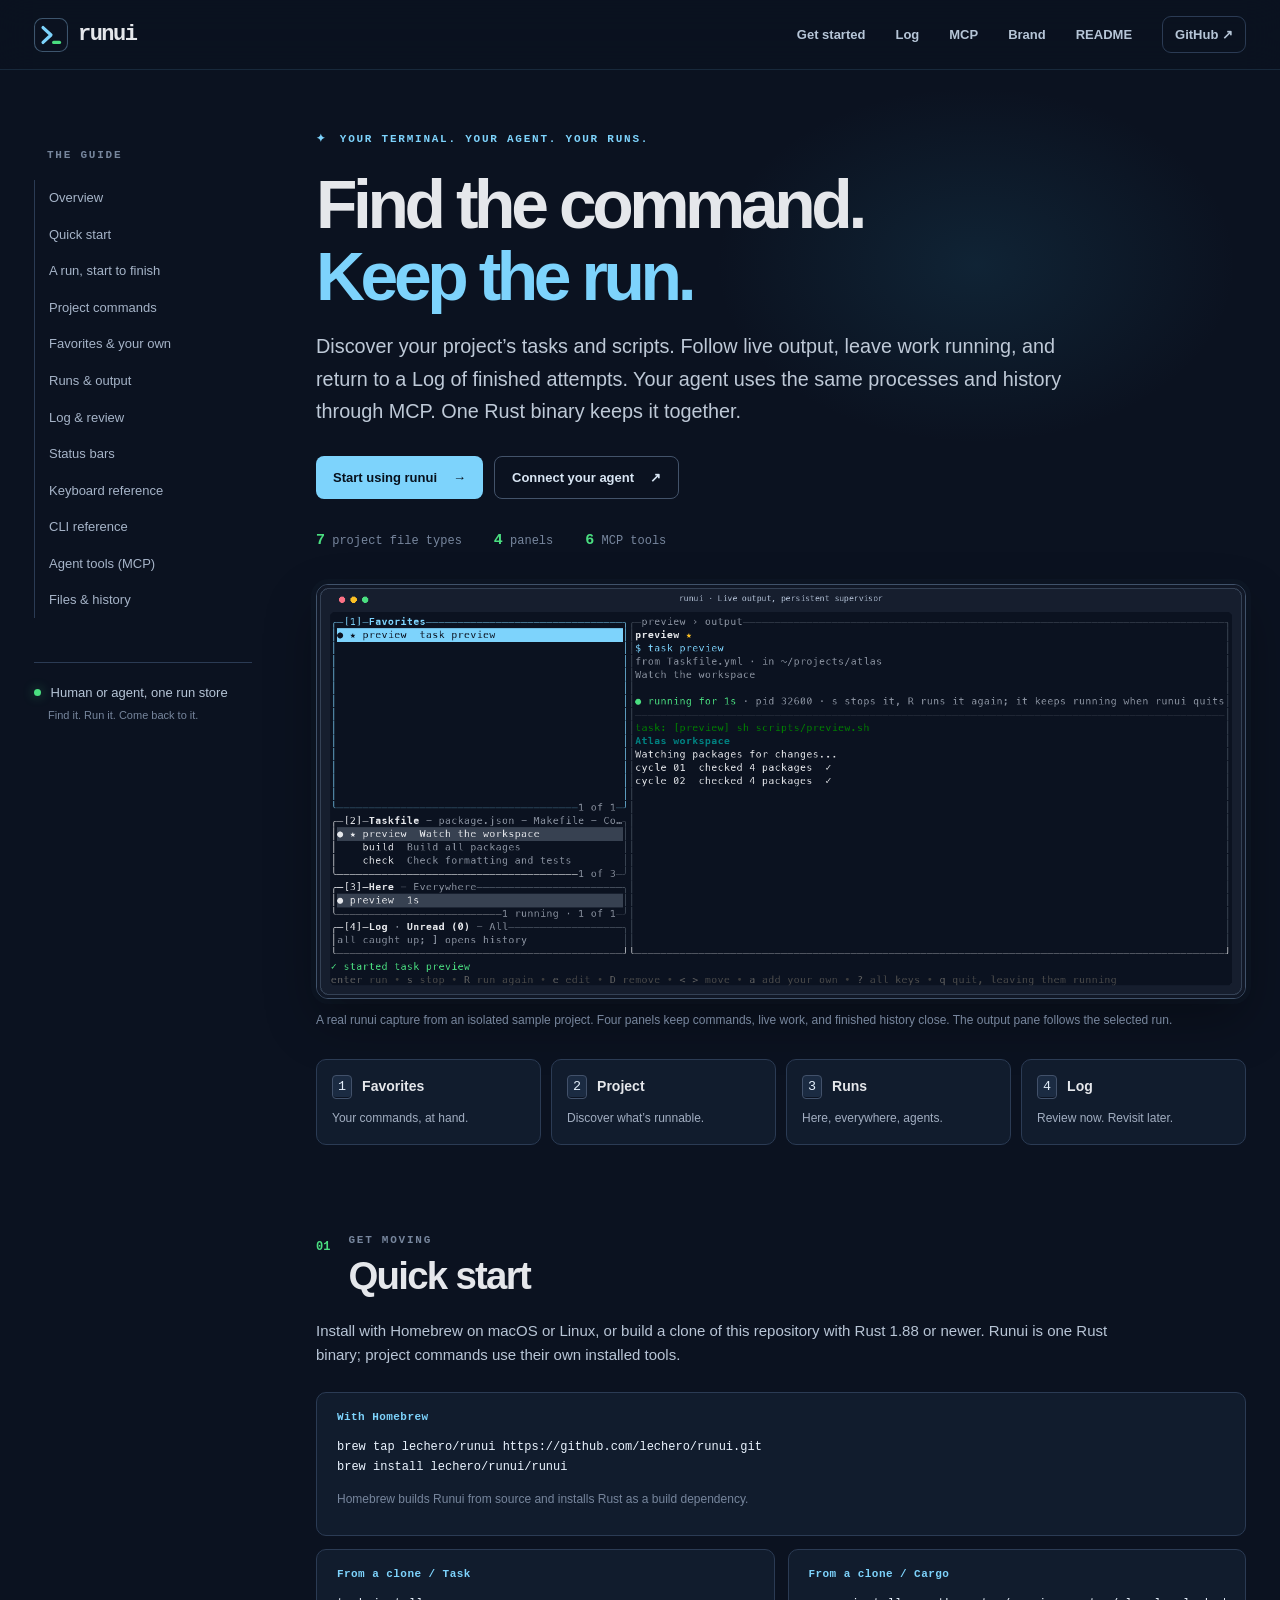
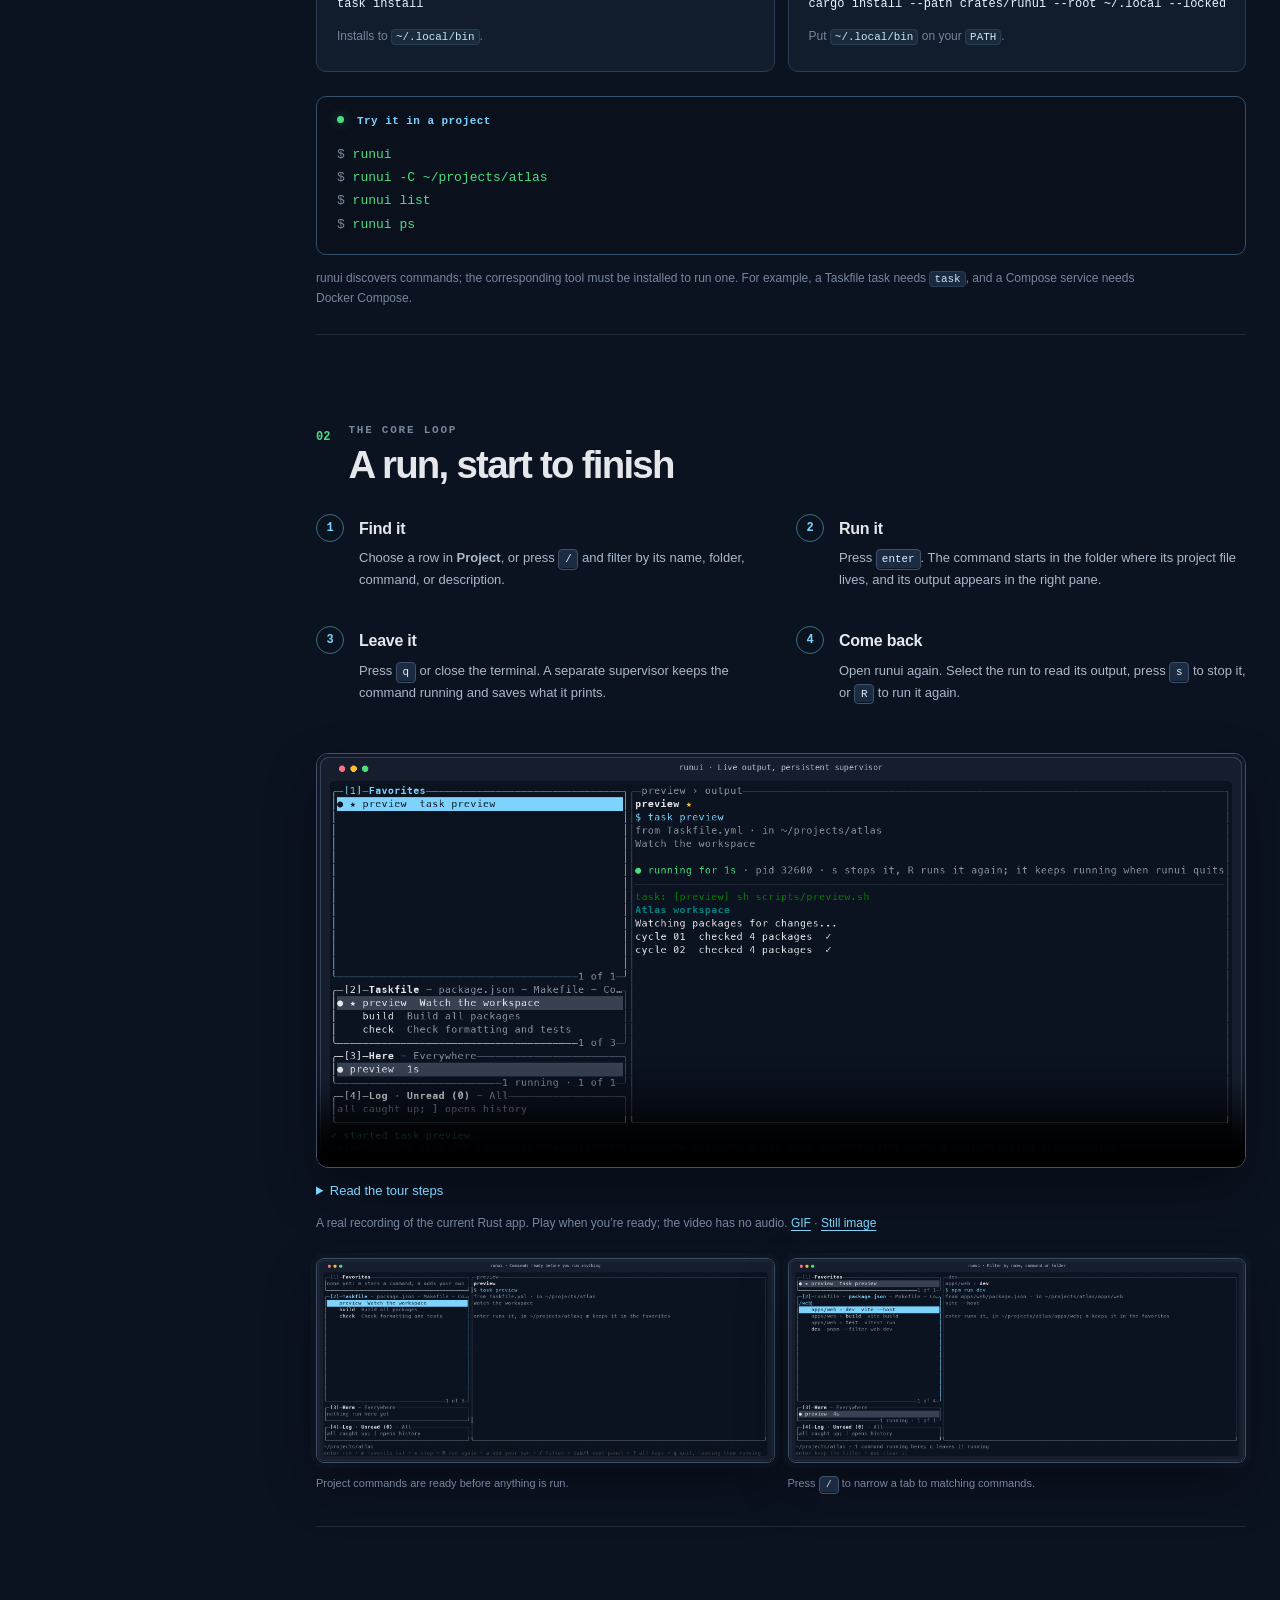
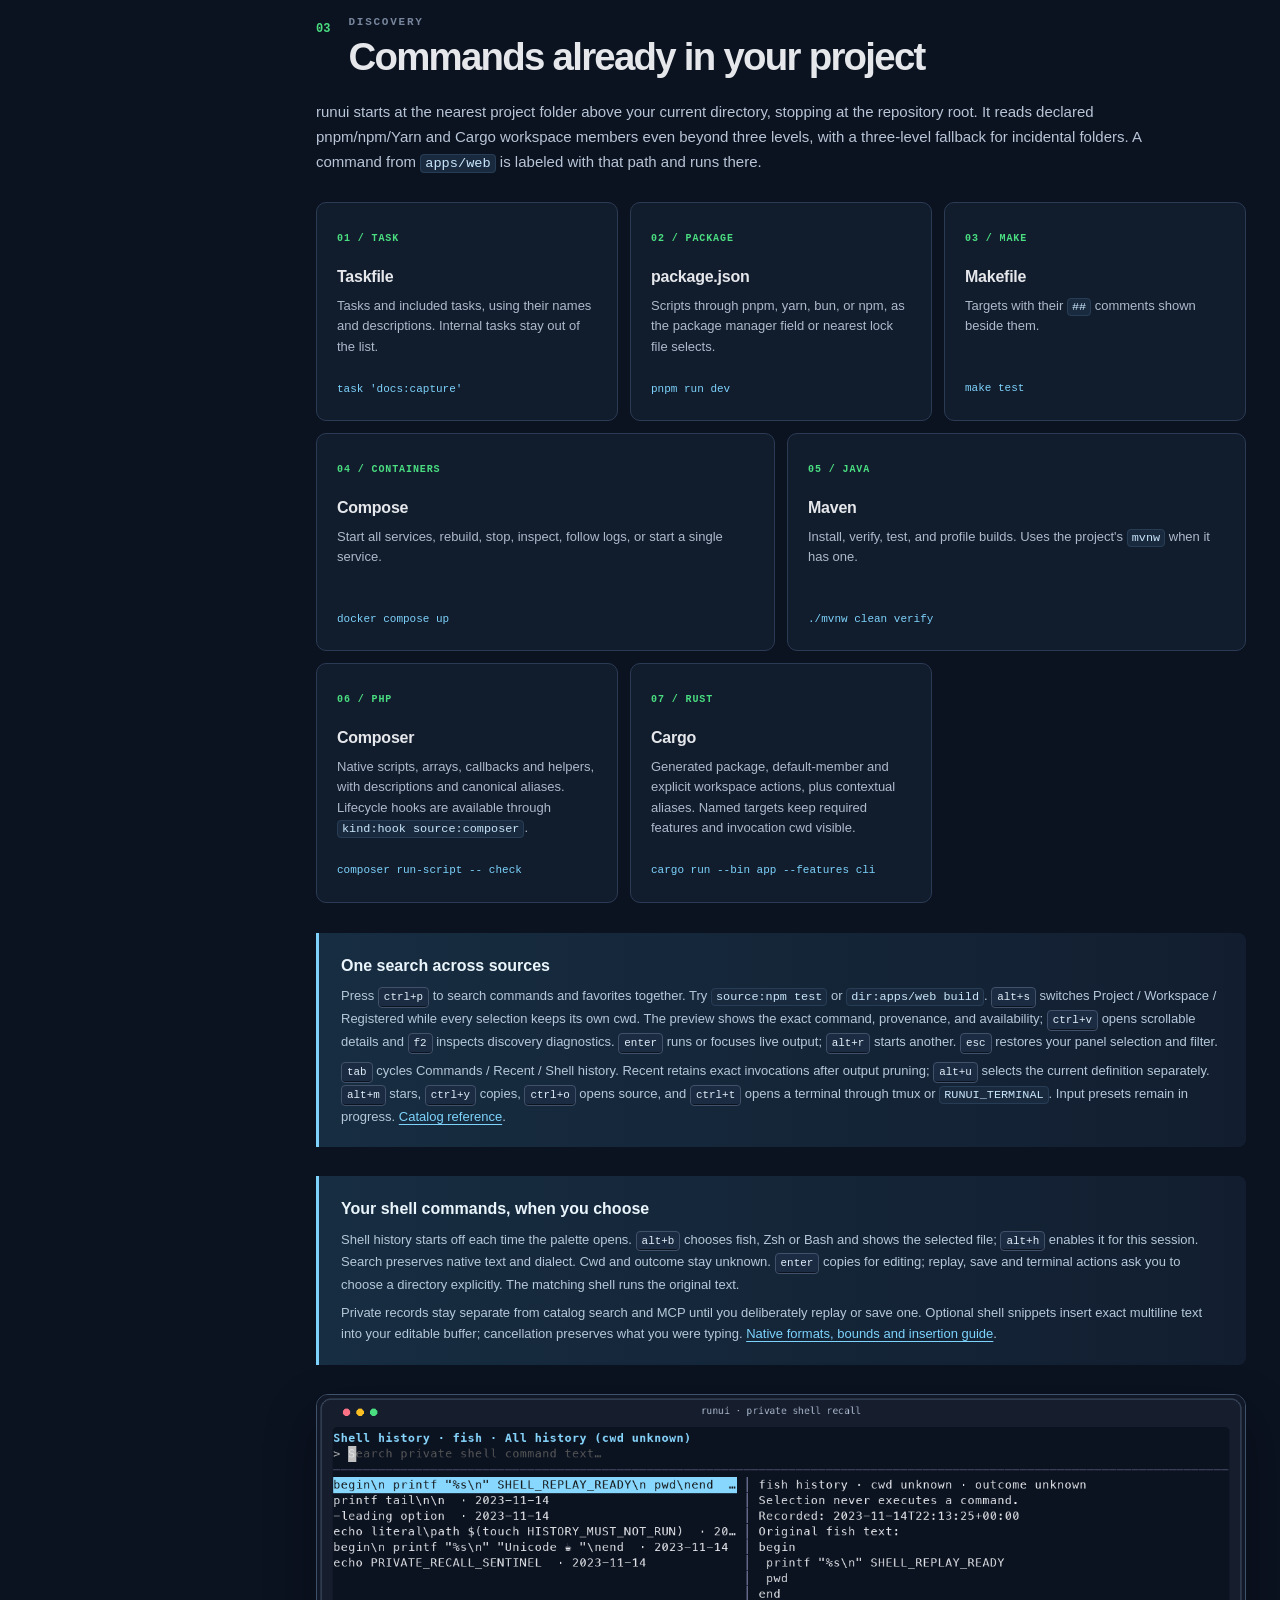
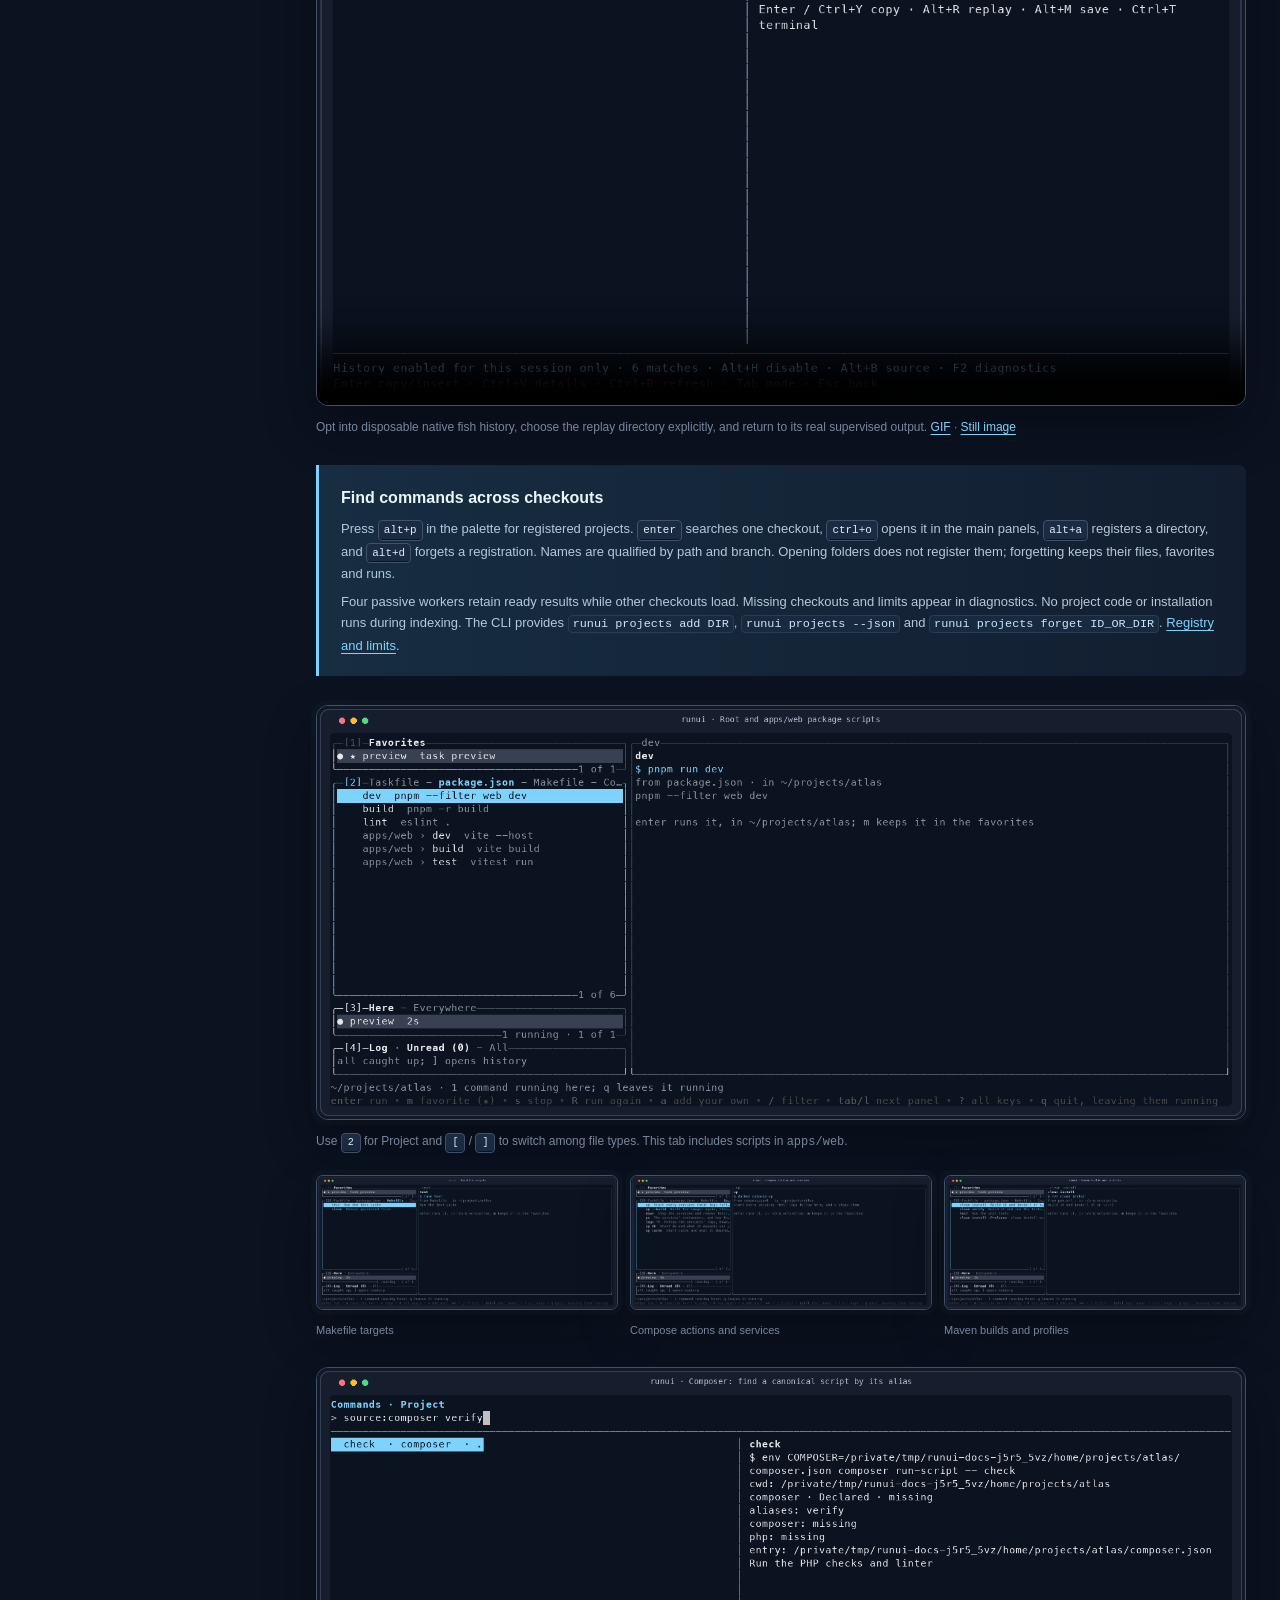
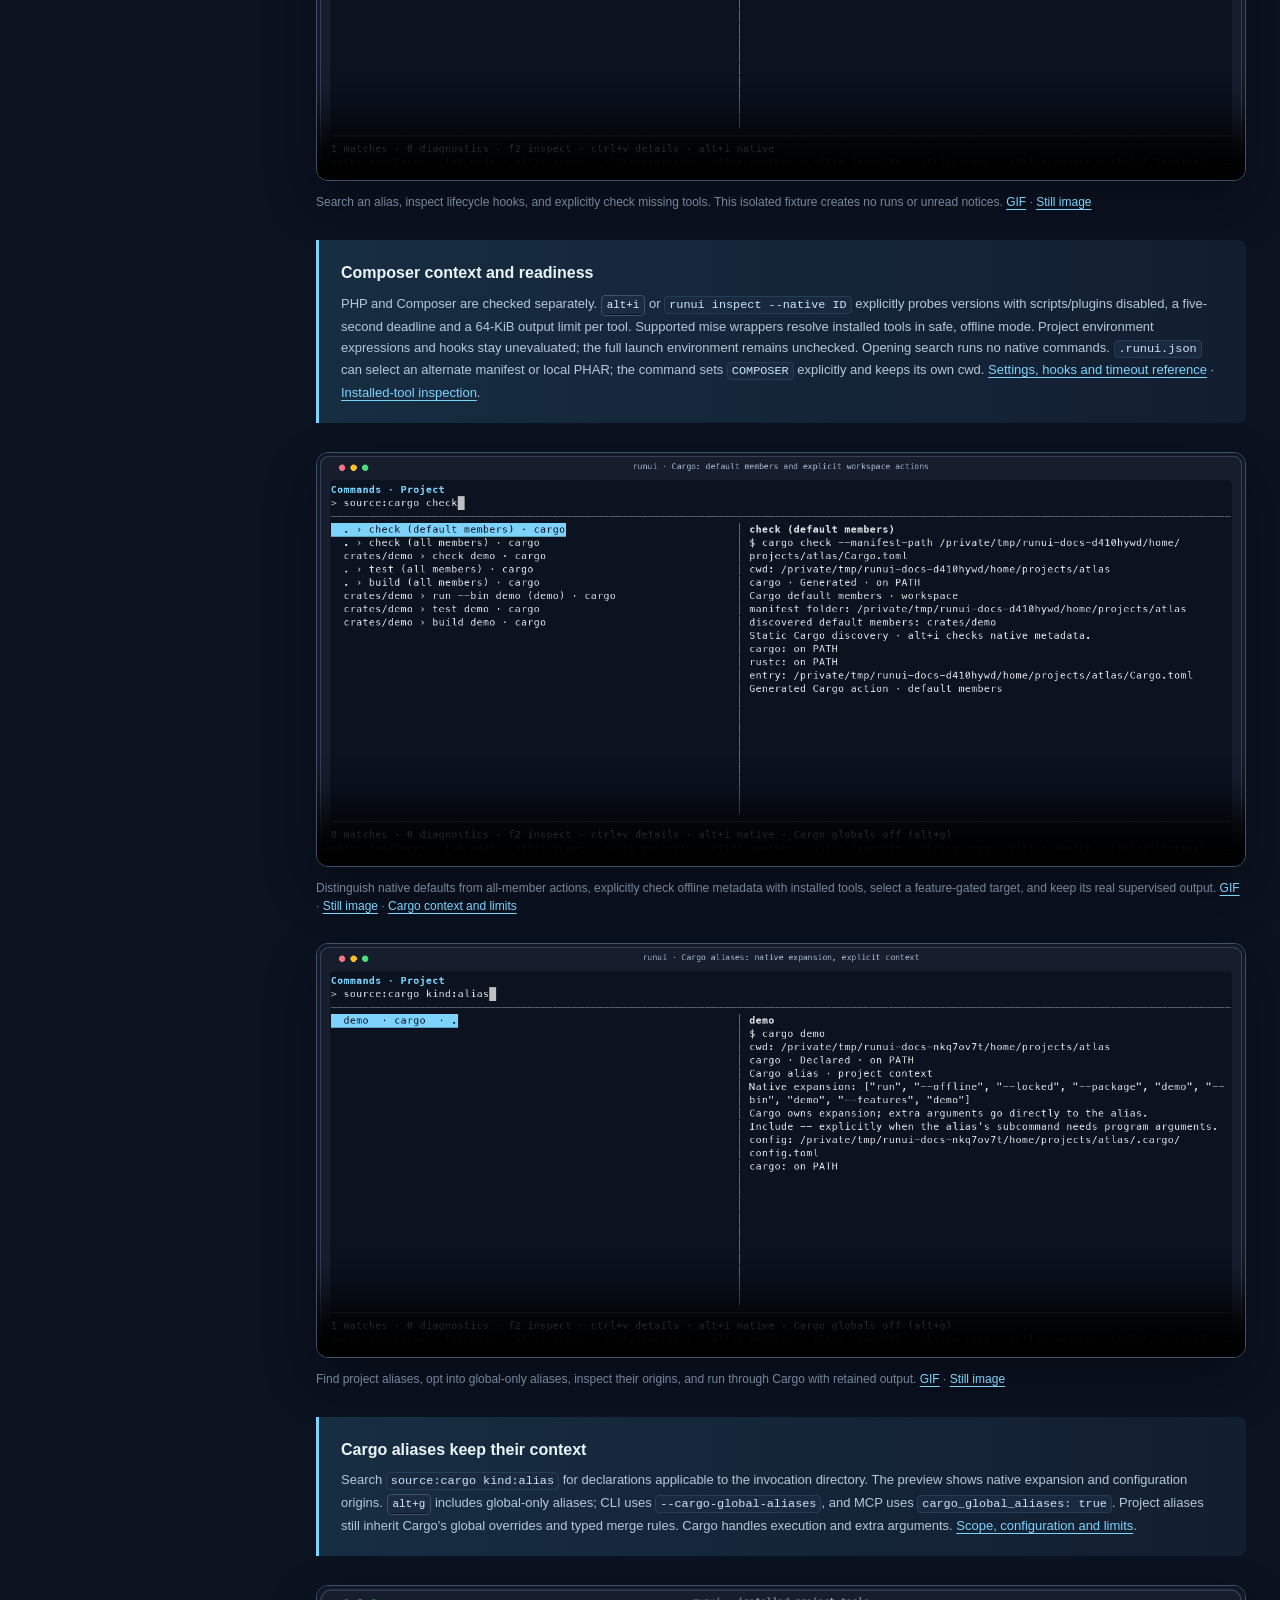
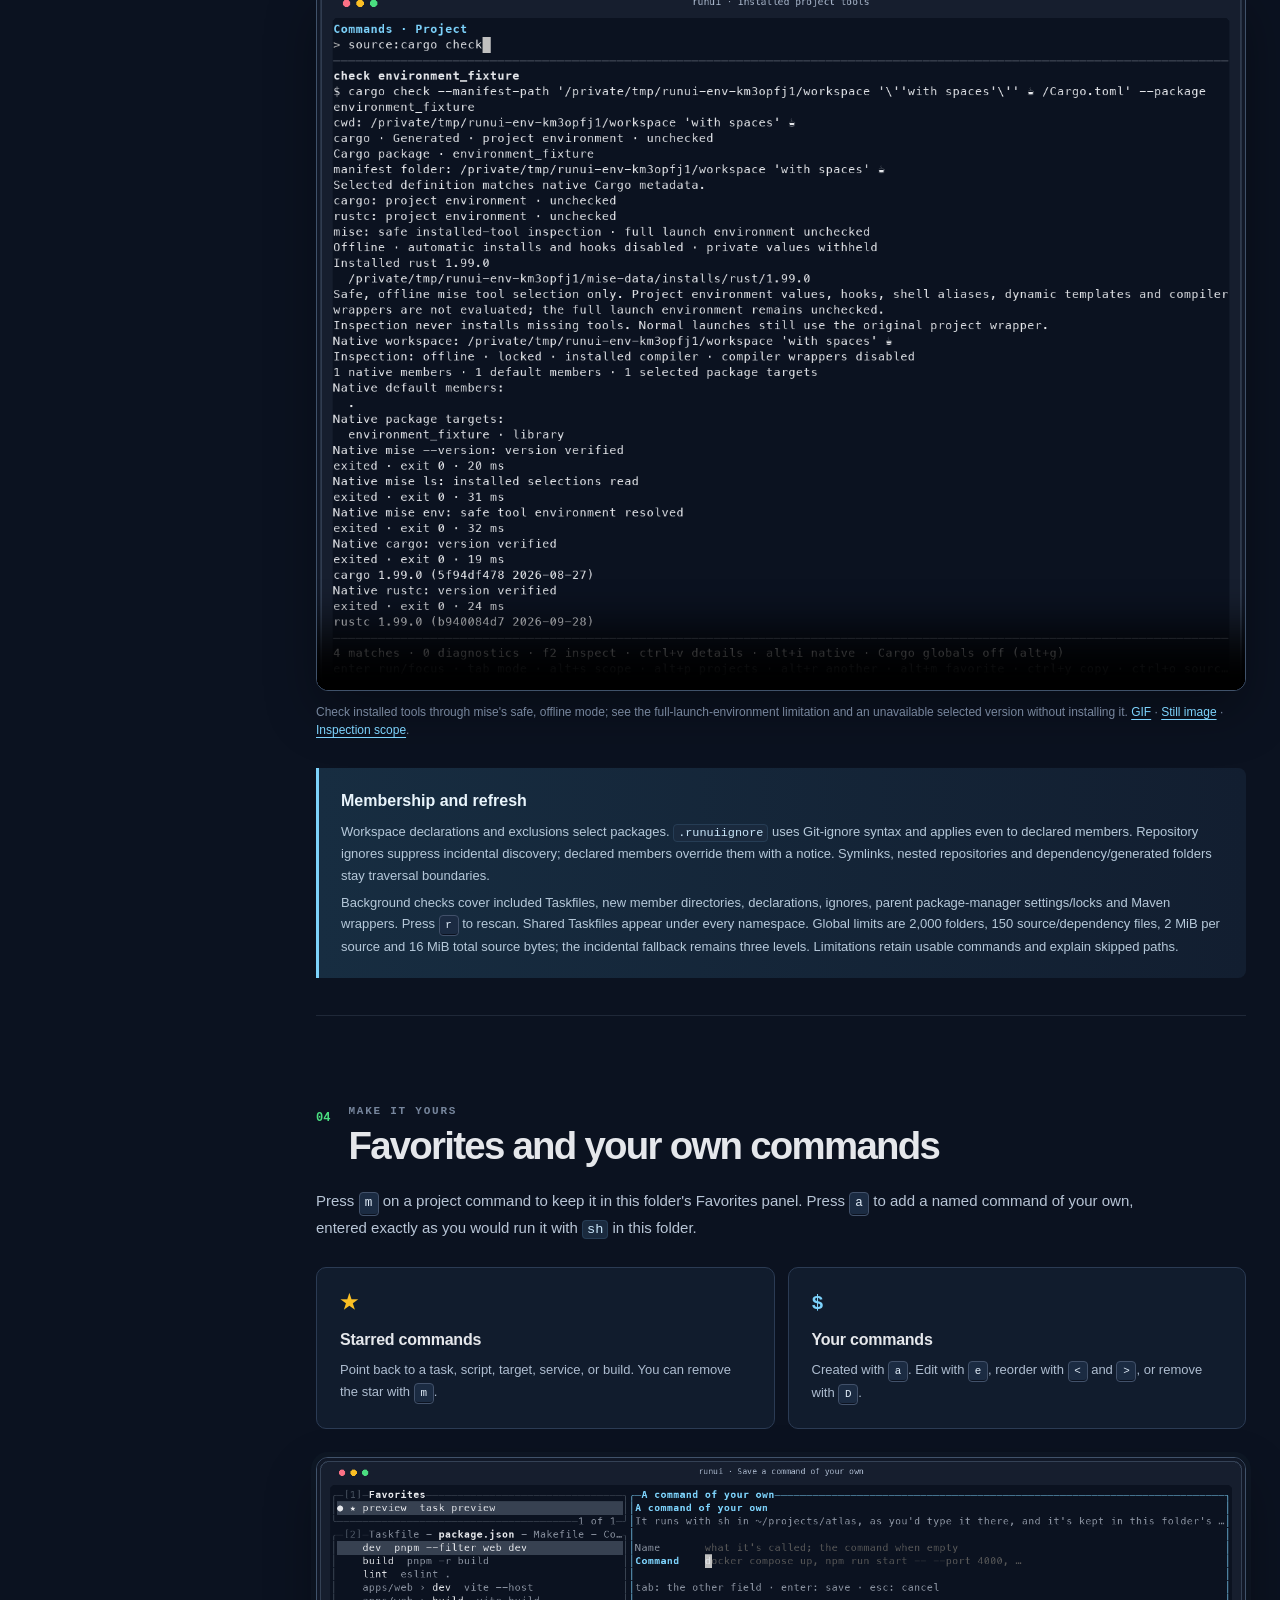
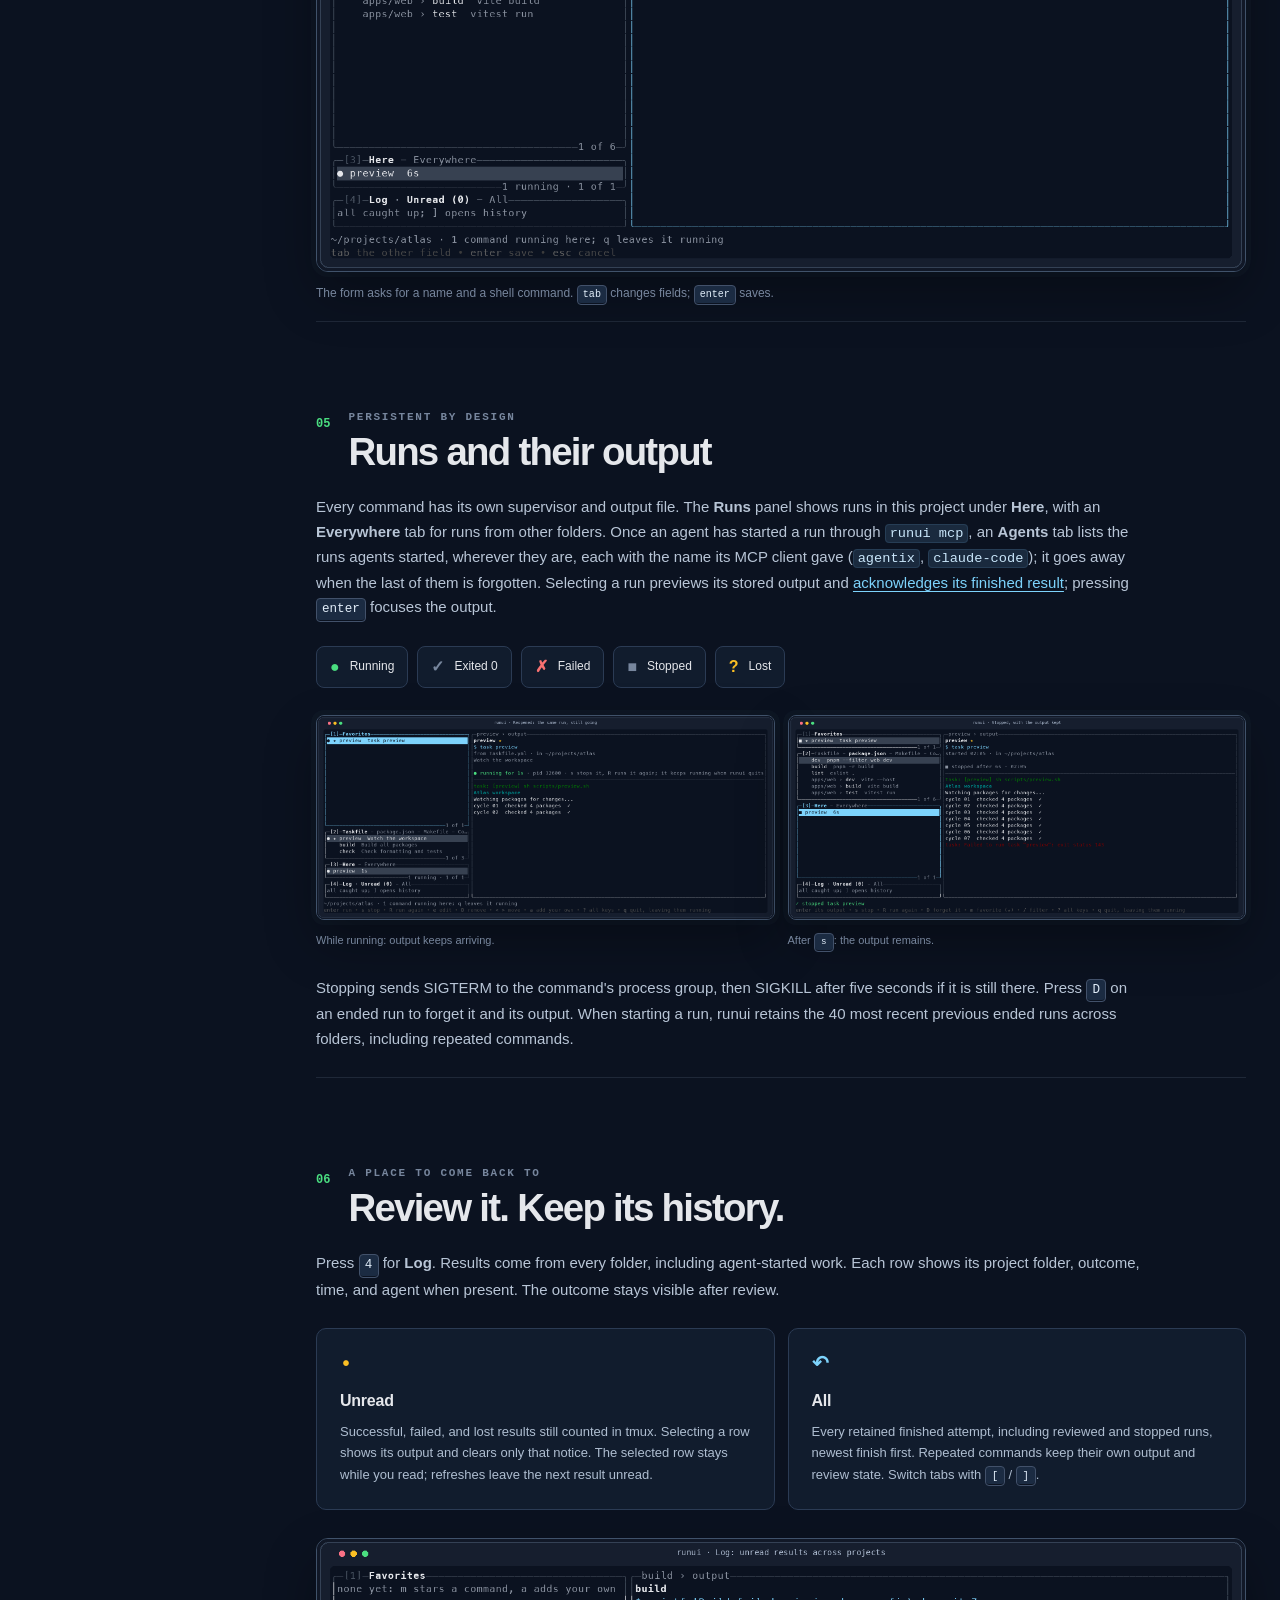
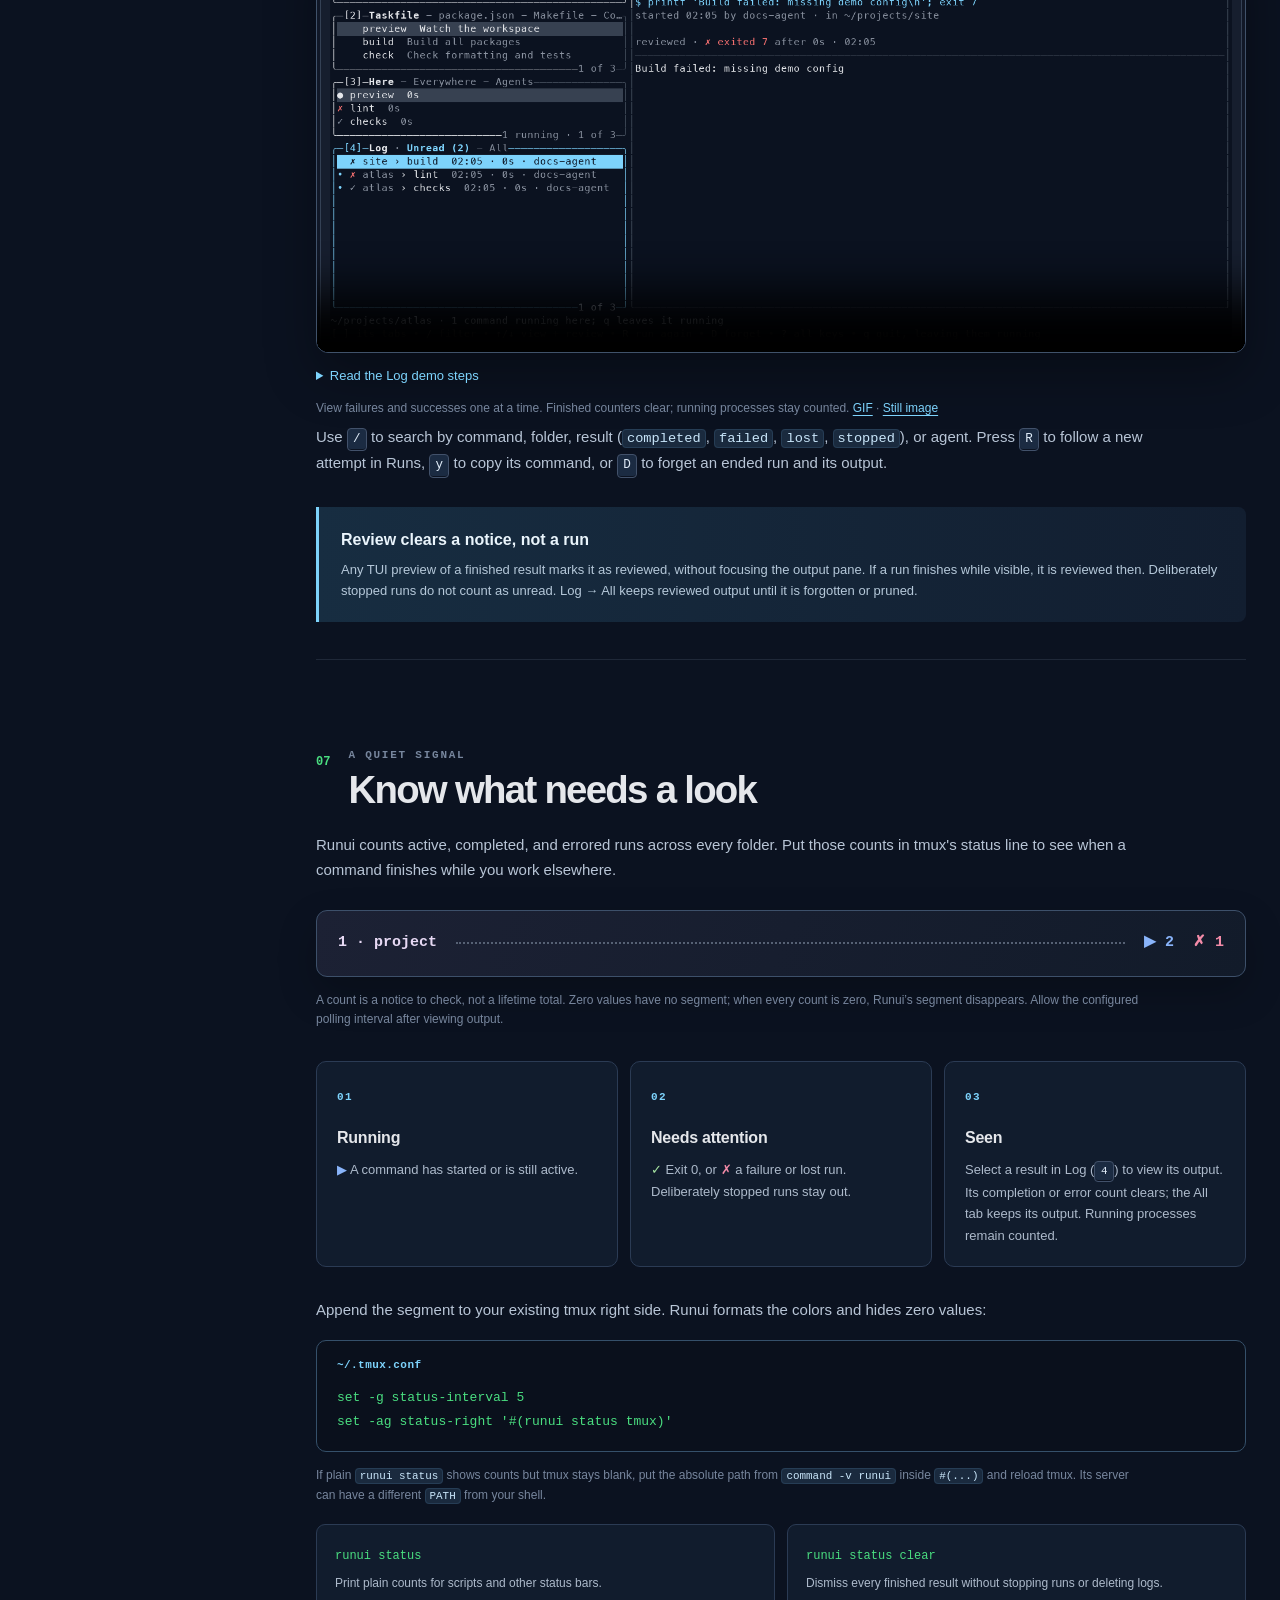
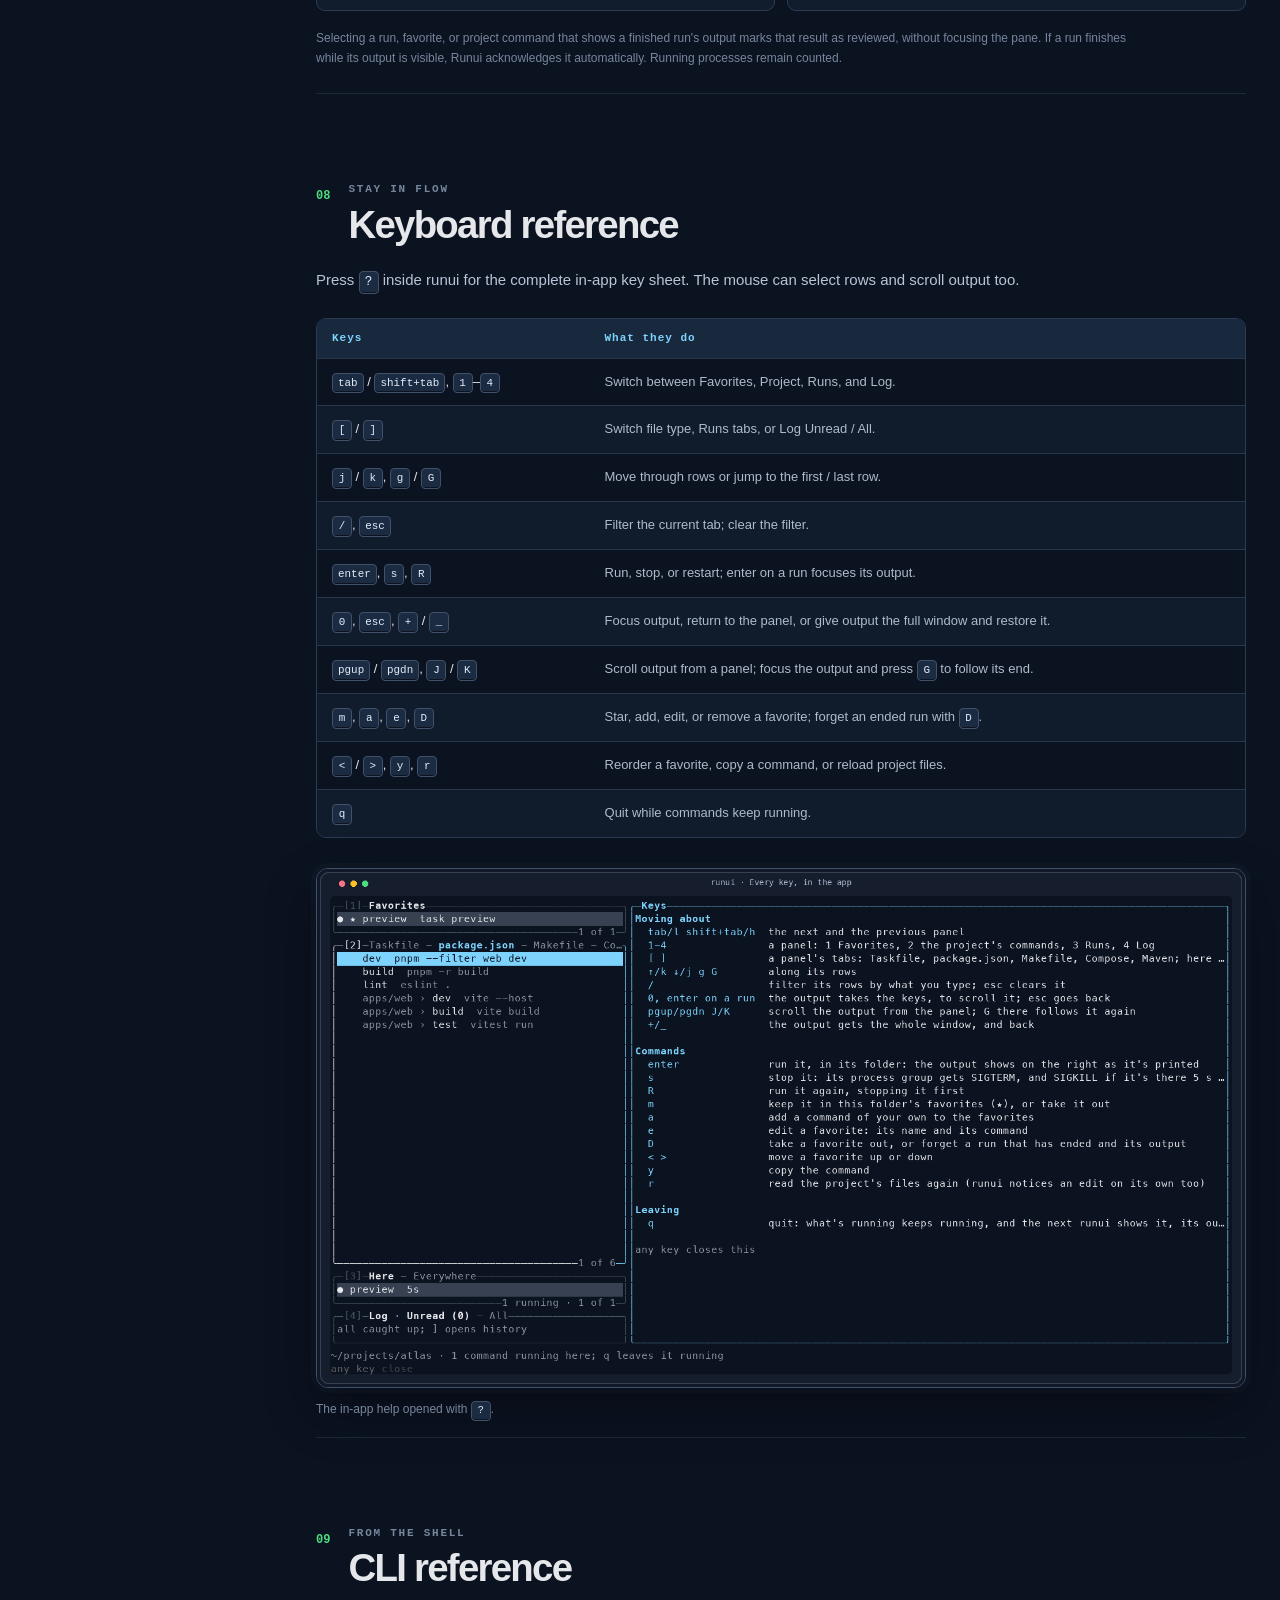
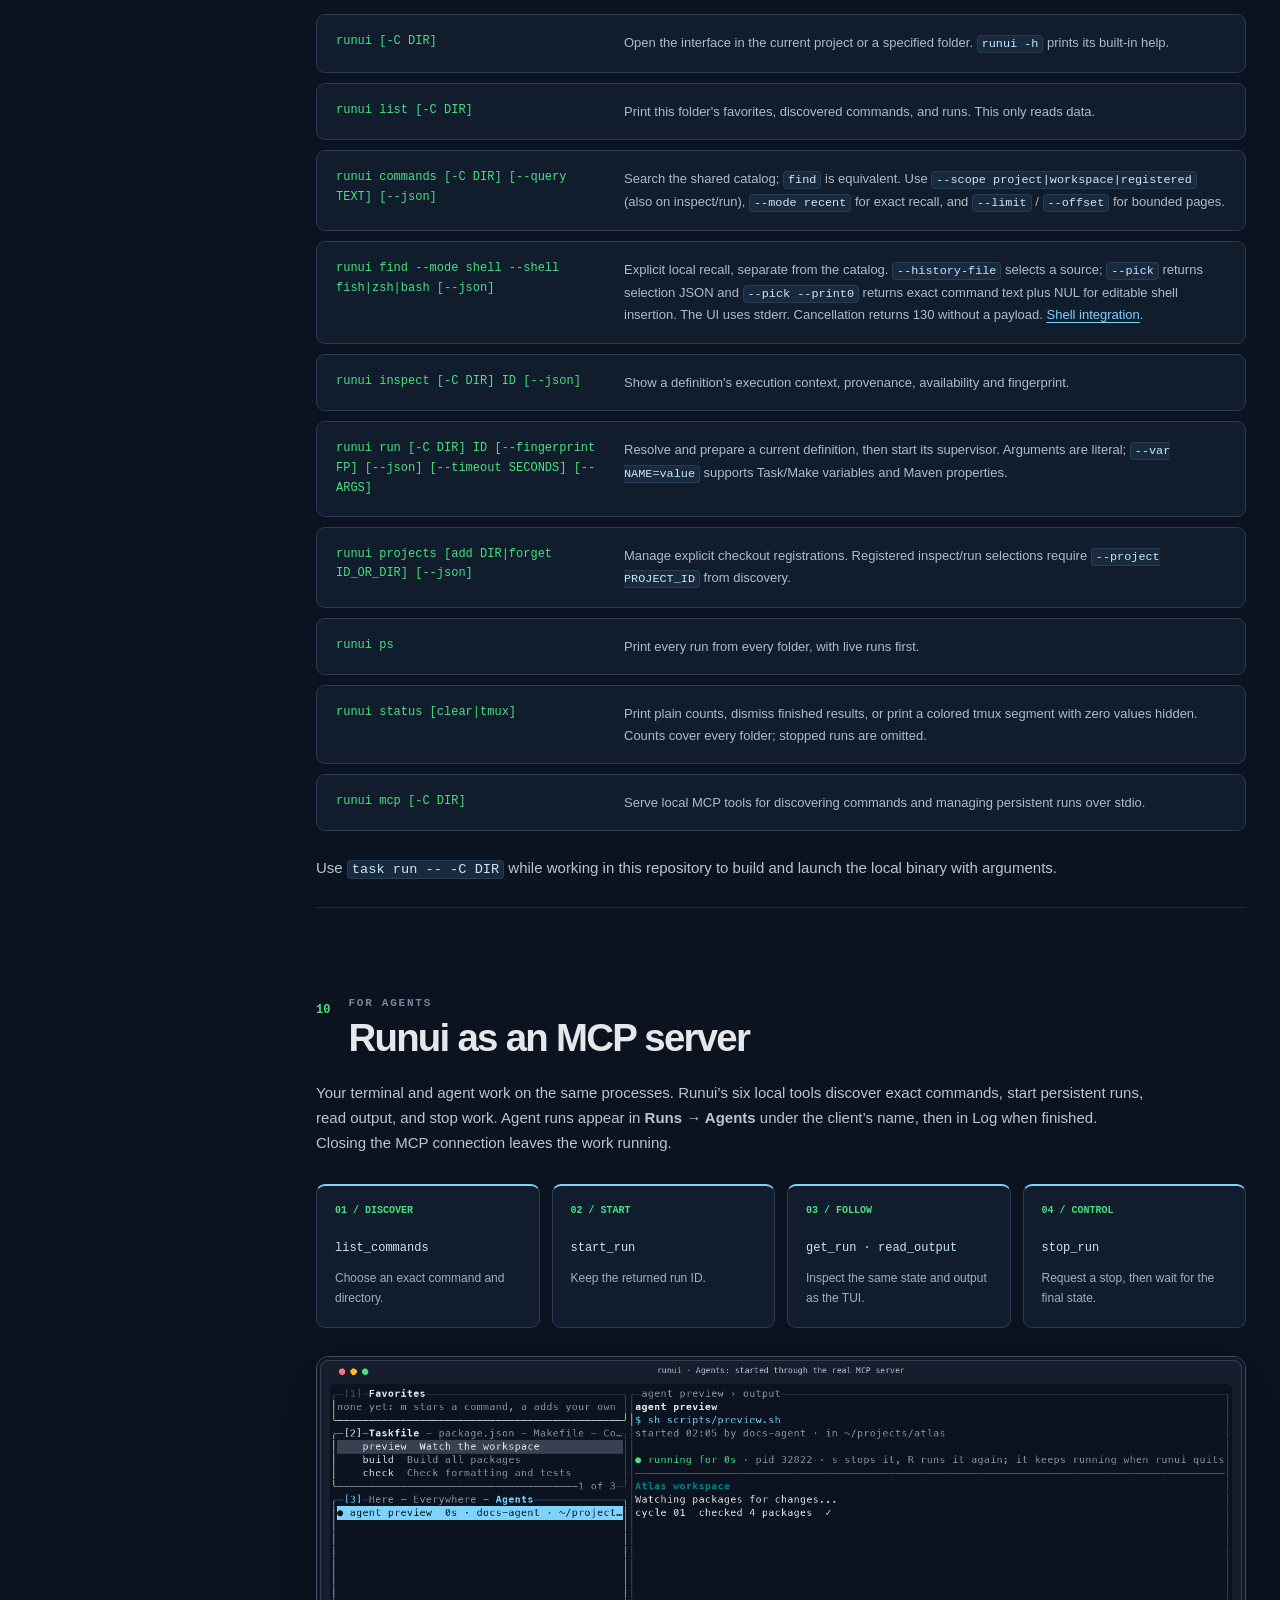
<file: docs/index.html>
<!doctype html>
<html lang="en">
<head>
  <meta charset="utf-8">
  <meta name="viewport" content="width=device-width, initial-scale=1">
  <meta name="theme-color" content="#0b1220">
  <meta name="description" content="Runui in Rust: discover project commands, keep persistent runs, review Log, quiet tmux counters, and share six MCP tools with your agent.">
  <title>runui — the illustrated guide</title>
  <link rel="icon" href="assets/runui-mark.svg" type="image/svg+xml">
  <link rel="alternate icon" href="assets/favicon.ico" sizes="any">
  <link rel="apple-touch-icon" href="assets/apple-touch-icon.png">
  <link rel="stylesheet" href="style.css">
</head>
<body>
  <a class="skip-link" href="#content">Skip to content</a>
  <header class="site-header">
    <div class="header-inner">
      <a class="wordmark" href="#top" aria-label="runui, back to top"><img src="assets/runui-mark.svg" width="34" height="34" alt=""><span>runui</span></a>
      <nav aria-label="Top navigation">
        <a class="nav-mobile-hide" href="#quickstart">Get started</a>
        <a href="#log">Log</a>
        <a href="#mcp">MCP</a>
        <a class="nav-secondary" href="brand.html">Brand</a>
        <a class="nav-secondary" href="../README.md">README</a>
        <a class="github-link" href="https://github.com/lechero/runui">GitHub <span aria-hidden="true">↗</span></a>
      </nav>
    </div>
  </header>

  <div class="layout" id="top">
    <aside class="sidebar" aria-label="Guide contents">
      <p class="sidebar-label">THE GUIDE</p>
      <nav>
        <a href="#overview">Overview</a>
        <a href="#quickstart">Quick start</a>
        <a href="#workflow">A run, start to finish</a>
        <a href="#sources">Project commands</a>
        <a href="#favorites">Favorites &amp; your own</a>
        <a href="#runs">Runs &amp; output</a>
        <a href="#log">Log &amp; review</a>
        <a href="#status-bars">Status bars</a>
        <a href="#keyboard">Keyboard reference</a>
        <a href="#cli">CLI reference</a>
        <a href="#mcp">Agent tools (MCP)</a>
        <a href="#files">Files &amp; history</a>
      </nav>
      <div class="sidebar-note"><span class="status-dot"></span> Human or agent, one run store<br><small>Find it. Run it. Come back to it.</small></div>
    </aside>

    <main id="content" tabindex="-1">
      <section class="hero" id="overview" aria-labelledby="hero-title">
        <div class="hero-copy">
          <p class="eyebrow"><span aria-hidden="true">✦</span> YOUR TERMINAL. YOUR AGENT. YOUR RUNS.</p>
          <h1 id="hero-title">Find the command.<br><em>Keep the run.</em></h1>
          <p class="hero-lede">Discover your project’s tasks and scripts. Follow live output, leave work running, and return to a Log of finished attempts. Your agent uses the same processes and history through MCP. One Rust binary keeps it together.</p>
          <div class="hero-actions">
            <a class="button button-primary" href="#quickstart">Start using runui <span aria-hidden="true">→</span></a>
            <a class="button button-secondary" href="#mcp">Connect your agent <span aria-hidden="true">↗</span></a>
          </div>
          <div class="hero-facts" aria-label="At a glance">
            <span><strong>7</strong> project file types</span>
            <span><strong>4</strong> panels</span>
            <span><strong>6</strong> MCP tools</span>
          </div>
        </div>
        <figure class="screen hero-screen">
          <a href="assets/running.png" aria-label="Open full-size screenshot of live run output"><img src="assets/running.png" width="1610" height="716" alt="Runui’s four panels: Favorites, Project, Runs, and Log, with live preview output" fetchpriority="high"></a>
          <figcaption>A real runui capture from an isolated sample project. Four panels keep commands, live work, and finished history close. The output pane follows the selected run.</figcaption>
        </figure>
        <nav class="panel-map" aria-label="Explore the four panels">
          <a href="#favorites"><kbd>1</kbd><strong>Favorites</strong><span>Your commands, at hand.</span></a>
          <a href="#sources"><kbd>2</kbd><strong>Project</strong><span>Discover what’s runnable.</span></a>
          <a href="#runs"><kbd>3</kbd><strong>Runs</strong><span>Here, everywhere, agents.</span></a>
          <a href="#log"><kbd>4</kbd><strong>Log</strong><span>Review now. Revisit later.</span></a>
        </nav>
      </section>

      <section class="content-section" id="quickstart" aria-labelledby="quickstart-title">
        <div class="section-head"><span class="section-number">01</span><div><p class="section-kicker">GET MOVING</p><h2 id="quickstart-title">Quick start</h2></div></div>
        <p>Install with Homebrew on macOS or Linux, or build a clone of this repository with Rust 1.88 or newer. Runui is one Rust binary; project commands use their own installed tools.</p>
        <div class="code-grid">
          <div class="code-card code-card-primary"><div class="code-label">With Homebrew</div><pre><code>brew tap lechero/runui https://github.com/lechero/runui.git
brew install lechero/runui/runui</code></pre><p>Homebrew builds Runui from source and installs Rust as a build dependency.</p></div>
          <div class="code-card"><div class="code-label">From a clone / Task</div><pre><code>task install</code></pre><p>Installs to <code>~/.local/bin</code>.</p></div>
          <div class="code-card"><div class="code-label">From a clone / Cargo</div><pre><code>cargo install --path crates/runui --root ~/.local --locked</code></pre><p>Put <code>~/.local/bin</code> on your <code>PATH</code>.</p></div>
        </div>
        <div class="terminal-example"><div class="terminal-label"><span class="status-dot"></span> Try it in a project</div><pre><code><span class="muted">$</span> runui
<span class="muted">$</span> runui -C ~/projects/atlas
<span class="muted">$</span> runui list
<span class="muted">$</span> runui ps</code></pre></div>
        <p class="fine-print">runui discovers commands; the corresponding tool must be installed to run one. For example, a Taskfile task needs <code>task</code>, and a Compose service needs Docker Compose.</p>
      </section>

      <section class="content-section" id="workflow" aria-labelledby="workflow-title">
        <div class="section-head"><span class="section-number">02</span><div><p class="section-kicker">THE CORE LOOP</p><h2 id="workflow-title">A run, start to finish</h2></div></div>
        <div class="steps">
          <div class="step"><span>1</span><div><h3>Find it</h3><p>Choose a row in <strong>Project</strong>, or press <kbd>/</kbd> and filter by its name, folder, command, or description.</p></div></div>
          <div class="step"><span>2</span><div><h3>Run it</h3><p>Press <kbd>enter</kbd>. The command starts in the folder where its project file lives, and its output appears in the right pane.</p></div></div>
          <div class="step"><span>3</span><div><h3>Leave it</h3><p>Press <kbd>q</kbd> or close the terminal. A separate supervisor keeps the command running and saves what it prints.</p></div></div>
          <div class="step"><span>4</span><div><h3>Come back</h3><p>Open runui again. Select the run to read its output, press <kbd>s</kbd> to stop it, or <kbd>R</kbd> to run it again.</p></div></div>
        </div>
        <figure class="screen demo">
          <video controls playsinline preload="none" poster="assets/running.png" width="1610" height="716" aria-label="Everyday Runui tour" aria-describedby="tour-caption"><source src="assets/tour.mp4" type="video/mp4"><p><a href="assets/tour.gif">Watch the GIF tour</a>.</p></video>
          <details class="demo-notes"><summary>Read the tour steps</summary><ol><li>Discover a Taskfile command and star it in Favorites.</li><li>Start it and follow live output.</li><li>Quit and reopen: the same process and its output remain.</li><li>Browse source tabs and filter nested package scripts.</li><li>Stop the process, then revisit its output in Log → All.</li></ol></details>
          <figcaption id="tour-caption">A real recording of the current Rust app. Play when you’re ready; the video has no audio. <a href="assets/tour.gif">GIF</a> · <a href="assets/running.png">Still image</a></figcaption>
        </figure>
        <div class="two-screens snapshot-pair"><figure class="screen"><a href="assets/project.png" aria-label="Open full-size screenshot of the Project panel"><img src="assets/project.png" width="1610" height="716" alt="The Project panel listing Taskfile tasks in the sample project" loading="lazy"></a><figcaption>Project commands are ready before anything is run.</figcaption></figure><figure class="screen"><a href="assets/filter.png" aria-label="Open full-size screenshot of filtered commands"><img src="assets/filter.png" width="1610" height="716" alt="The package scripts filtered to matches for web, including apps/web commands" loading="lazy"></a><figcaption>Press <kbd>/</kbd> to narrow a tab to matching commands.</figcaption></figure></div>
      </section>

      <section class="content-section" id="sources" aria-labelledby="sources-title">
        <div class="section-head"><span class="section-number">03</span><div><p class="section-kicker">DISCOVERY</p><h2 id="sources-title">Commands already in your project</h2></div></div>
        <p>runui starts at the nearest project folder above your current directory, stopping at the repository root. It reads declared pnpm/npm/Yarn and Cargo workspace members even beyond three levels, with a three-level fallback for incidental folders. A command from <code>apps/web</code> is labeled with that path and runs there.</p>
        <div class="source-grid">
          <article class="source-card"><span class="source-tag">01 / TASK</span><h3>Taskfile</h3><p>Tasks and included tasks, using their names and descriptions. Internal tasks stay out of the list.</p><code>task 'docs:capture'</code></article>
          <article class="source-card"><span class="source-tag">02 / PACKAGE</span><h3>package.json</h3><p>Scripts through pnpm, yarn, bun, or npm, as the package manager field or nearest lock file selects.</p><code>pnpm run dev</code></article>
          <article class="source-card"><span class="source-tag">03 / MAKE</span><h3>Makefile</h3><p>Targets with their <code>##</code> comments shown beside them.</p><code>make test</code></article>
          <article class="source-card"><span class="source-tag">04 / CONTAINERS</span><h3>Compose</h3><p>Start all services, rebuild, stop, inspect, follow logs, or start a single service.</p><code>docker compose up</code></article>
          <article class="source-card"><span class="source-tag">05 / JAVA</span><h3>Maven</h3><p>Install, verify, test, and profile builds. Uses the project's <code>mvnw</code> when it has one.</p><code>./mvnw clean verify</code></article>
          <article class="source-card"><span class="source-tag">06 / PHP</span><h3>Composer</h3><p>Native scripts, arrays, callbacks and helpers, with descriptions and canonical aliases. Lifecycle hooks are available through <code>kind:hook source:composer</code>.</p><code>composer run-script -- check</code></article>
          <article class="source-card"><span class="source-tag">07 / RUST</span><h3>Cargo</h3><p>Generated package, default-member and explicit workspace actions, plus contextual aliases. Named targets keep required features and invocation cwd visible.</p><code>cargo run --bin app --features cli</code></article>
        </div>
        <div class="callout"><strong>One search across sources</strong><p>Press <kbd>ctrl+p</kbd> to search commands and favorites together. Try <code>source:npm test</code> or <code>dir:apps/web build</code>. <kbd>alt+s</kbd> switches Project / Workspace / Registered while every selection keeps its own cwd. The preview shows the exact command, provenance, and availability; <kbd>ctrl+v</kbd> opens scrollable details and <kbd>f2</kbd> inspects discovery diagnostics. <kbd>enter</kbd> runs or focuses live output; <kbd>alt+r</kbd> starts another. <kbd>esc</kbd> restores your panel selection and filter.</p><p><kbd>tab</kbd> cycles Commands / Recent / Shell history. Recent retains exact invocations after output pruning; <kbd>alt+u</kbd> selects the current definition separately. <kbd>alt+m</kbd> stars, <kbd>ctrl+y</kbd> copies, <kbd>ctrl+o</kbd> opens source, and <kbd>ctrl+t</kbd> opens a terminal through tmux or <code>RUNUI_TERMINAL</code>. Input presets remain in progress. <a href="command-catalog.md">Catalog reference</a>.</p></div>
        <div class="callout" id="shell-recall"><strong>Your shell commands, when you choose</strong><p>Shell history starts off each time the palette opens. <kbd>alt+b</kbd> chooses fish, Zsh or Bash and shows the selected file; <kbd>alt+h</kbd> enables it for this session. Search preserves native text and dialect. Cwd and outcome stay unknown. <kbd>enter</kbd> copies for editing; replay, save and terminal actions ask you to choose a directory explicitly. The matching shell runs the original text.</p><p>Private records stay separate from catalog search and MCP until you deliberately replay or save one. Optional shell snippets insert exact multiline text into your editable buffer; cancellation preserves what you were typing. <a href="shell-recall.md">Native formats, bounds and insertion guide</a>.</p></div>
        <figure class="screen demo">
          <video controls playsinline preload="none" poster="assets/shell-recall.png" width="1368" height="900" aria-label="Private shell recall and explicit replay tour" aria-describedby="shell-recall-caption"><source src="assets/shell-recall-tour.mp4" type="video/mp4"><p><a href="assets/shell-recall-tour.gif">Watch the shell recall GIF</a>.</p></video>
          <figcaption id="shell-recall-caption">Opt into disposable native fish history, choose the replay directory explicitly, and return to its real supervised output. <a href="assets/shell-recall-tour.gif">GIF</a> · <a href="assets/shell-recall.png">Still image</a></figcaption>
        </figure>
        <div class="callout"><strong>Find commands across checkouts</strong><p>Press <kbd>alt+p</kbd> in the palette for registered projects. <kbd>enter</kbd> searches one checkout, <kbd>ctrl+o</kbd> opens it in the main panels, <kbd>alt+a</kbd> registers a directory, and <kbd>alt+d</kbd> forgets a registration. Names are qualified by path and branch. Opening folders does not register them; forgetting keeps their files, favorites and runs.</p><p>Four passive workers retain ready results while other checkouts load. Missing checkouts and limits appear in diagnostics. No project code or installation runs during indexing. The CLI provides <code>runui projects add DIR</code>, <code>runui projects --json</code> and <code>runui projects forget ID_OR_DIR</code>. <a href="command-catalog.md#registered-projects">Registry and limits</a>.</p></div>
        <figure class="screen"><a href="assets/scripts.png" aria-label="Open full-size screenshot of package scripts"><img src="assets/scripts.png" width="1610" height="716" alt="Project panel on the package.json tab, showing root scripts and scripts from apps/web" loading="lazy"></a><figcaption>Use <kbd>2</kbd> for Project and <kbd>[</kbd> / <kbd>]</kbd> to switch among file types. This tab includes scripts in <code>apps/web</code>.</figcaption></figure>
        <div class="source-shots"><figure class="screen"><a href="assets/makefile.png" aria-label="Open full-size Makefile screenshot"><img src="assets/makefile.png" width="1610" height="716" alt="Project panel listing Make targets and their comments" loading="lazy"></a><figcaption>Makefile targets</figcaption></figure><figure class="screen"><a href="assets/compose.png" aria-label="Open full-size Compose screenshot"><img src="assets/compose.png" width="1610" height="716" alt="Project panel listing Compose actions and services" loading="lazy"></a><figcaption>Compose actions and services</figcaption></figure><figure class="screen"><a href="assets/maven.png" aria-label="Open full-size Maven screenshot"><img src="assets/maven.png" width="1610" height="716" alt="Project panel listing Maven goals and a profile build" loading="lazy"></a><figcaption>Maven builds and profiles</figcaption></figure></div>
        <figure class="screen demo">
          <video controls playsinline preload="none" poster="assets/composer.png" width="1610" height="716" aria-label="Composer discovery and readiness tour" aria-describedby="composer-caption"><source src="assets/composer-tour.mp4" type="video/mp4"><p><a href="assets/composer-tour.gif">Watch the Composer GIF</a>.</p></video>
          <figcaption id="composer-caption">Search an alias, inspect lifecycle hooks, and explicitly check missing tools. This isolated fixture creates no runs or unread notices. <a href="assets/composer-tour.gif">GIF</a> · <a href="assets/composer.png">Still image</a></figcaption>
        </figure>
        <div class="callout"><strong>Composer context and readiness</strong><p>PHP and Composer are checked separately. <kbd>alt+i</kbd> or <code>runui inspect --native ID</code> explicitly probes versions with scripts/plugins disabled, a five-second deadline and a 64-KiB output limit per tool. Supported mise wrappers resolve installed tools in safe, offline mode. Project environment expressions and hooks stay unevaluated; the full launch environment remains unchecked. Opening search runs no native commands. <code>.runui.json</code> can select an alternate manifest or local PHAR; the command sets <code>COMPOSER</code> explicitly and keeps its own cwd. <a href="command-catalog.md#composer">Settings, hooks and timeout reference</a> · <a href="command-catalog.md#project-environments">Installed-tool inspection</a>.</p></div>
        <figure class="screen demo">
          <video controls playsinline preload="none" poster="assets/cargo.png" width="1610" height="716" aria-label="Cargo workspace and feature-gated binary tour" aria-describedby="cargo-caption"><source src="assets/cargo-tour.mp4" type="video/mp4"><p><a href="assets/cargo-tour.gif">Watch the Cargo GIF</a>.</p></video>
          <figcaption id="cargo-caption">Distinguish native defaults from all-member actions, explicitly check offline metadata with installed tools, select a feature-gated target, and keep its real supervised output. <a href="assets/cargo-tour.gif">GIF</a> · <a href="assets/cargo.png">Still image</a> · <a href="command-catalog.md#cargo">Cargo context and limits</a></figcaption>
        </figure>
        <figure class="screen demo">
          <video controls playsinline preload="none" poster="assets/cargo-aliases.png" width="1610" height="716" aria-label="Cargo aliases and explicit global context tour" aria-describedby="cargo-aliases-caption"><source src="assets/cargo-aliases-tour.mp4" type="video/mp4"><p><a href="assets/cargo-aliases-tour.gif">Watch the Cargo alias GIF</a>.</p></video>
          <figcaption id="cargo-aliases-caption">Find project aliases, opt into global-only aliases, inspect their origins, and run through Cargo with retained output. <a href="assets/cargo-aliases-tour.gif">GIF</a> · <a href="assets/cargo-aliases.png">Still image</a></figcaption>
        </figure>
        <div class="callout"><strong>Cargo aliases keep their context</strong><p>Search <code>source:cargo kind:alias</code> for declarations applicable to the invocation directory. The preview shows native expansion and configuration origins. <kbd>alt+g</kbd> includes global-only aliases; CLI uses <code>--cargo-global-aliases</code>, and MCP uses <code>cargo_global_aliases: true</code>. Project aliases still inherit Cargo's global overrides and typed merge rules. Cargo handles execution and extra arguments. <a href="command-catalog.md#cargo-aliases">Scope, configuration and limits</a>.</p></div>
        <figure class="screen demo">
          <video controls playsinline preload="none" poster="assets/environment.png" width="1368" height="1038" aria-label="Safe installed-tool inspection through mise" aria-describedby="environment-caption"><source src="assets/environment-tour.mp4" type="video/mp4"><a href="assets/environment-tour.gif">View the installed-tool inspection GIF</a>.</video>
          <figcaption id="environment-caption">Check installed tools through mise's safe, offline mode; see the full-launch-environment limitation and an unavailable selected version without installing it. <a href="assets/environment-tour.gif">GIF</a> · <a href="assets/environment.png">Still image</a> · <a href="command-catalog.md#project-environments">Inspection scope</a>.</figcaption>
        </figure>
        <div class="callout"><strong>Membership and refresh</strong><p>Workspace declarations and exclusions select packages. <code>.runuiignore</code> uses Git-ignore syntax and applies even to declared members. Repository ignores suppress incidental discovery; declared members override them with a notice. Symlinks, nested repositories and dependency/generated folders stay traversal boundaries.</p><p>Background checks cover included Taskfiles, new member directories, declarations, ignores, parent package-manager settings/locks and Maven wrappers. Press <kbd>r</kbd> to rescan. Shared Taskfiles appear under every namespace. Global limits are 2,000 folders, 150 source/dependency files, 2 MiB per source and 16 MiB total source bytes; the incidental fallback remains three levels. Limitations retain usable commands and explain skipped paths.</p></div>
      </section>

      <section class="content-section" id="favorites" aria-labelledby="favorites-title">
        <div class="section-head"><span class="section-number">04</span><div><p class="section-kicker">MAKE IT YOURS</p><h2 id="favorites-title">Favorites and your own commands</h2></div></div>
        <p>Press <kbd>m</kbd> on a project command to keep it in this folder's Favorites panel. Press <kbd>a</kbd> to add a named command of your own, entered exactly as you would run it with <code>sh</code> in this folder.</p>
        <div class="split-note"><div><span class="mark star">★</span><h3>Starred commands</h3><p>Point back to a task, script, target, service, or build. You can remove the star with <kbd>m</kbd>.</p></div><div><span class="mark dollar">$</span><h3>Your commands</h3><p>Created with <kbd>a</kbd>. Edit with <kbd>e</kbd>, reorder with <kbd>&lt;</kbd> and <kbd>&gt;</kbd>, or remove with <kbd>D</kbd>.</p></div></div>
        <figure class="screen"><a href="assets/add-command.png" aria-label="Open full-size screenshot of the add command form"><img src="assets/add-command.png" width="1610" height="716" alt="The Add a command of your own form with Name and Command fields" loading="lazy"></a><figcaption>The form asks for a name and a shell command. <kbd>tab</kbd> changes fields; <kbd>enter</kbd> saves.</figcaption></figure>
      </section>

      <section class="content-section" id="runs" aria-labelledby="runs-title">
        <div class="section-head"><span class="section-number">05</span><div><p class="section-kicker">PERSISTENT BY DESIGN</p><h2 id="runs-title">Runs and their output</h2></div></div>
        <p>Every command has its own supervisor and output file. The <strong>Runs</strong> panel shows runs in this project under <strong>Here</strong>, with an <strong>Everywhere</strong> tab for runs from other folders. Once an agent has started a run through <code>runui mcp</code>, an <strong>Agents</strong> tab lists the runs agents started, wherever they are, each with the name its MCP client gave (<code>agentix</code>, <code>claude-code</code>); it goes away when the last of them is forgotten. Selecting a run previews its stored output and <a href="#status-bars">acknowledges its finished result</a>; pressing <kbd>enter</kbd> focuses the output.</p>
        <div class="state-grid" aria-label="Run status symbols"><div><b class="good">●</b><span>Running</span></div><div><b class="muted">✓</b><span>Exited 0</span></div><div><b class="bad">✗</b><span>Failed</span></div><div><b class="muted">■</b><span>Stopped</span></div><div><b class="warn">?</b><span>Lost</span></div></div>
        <div class="two-screens"><figure class="screen"><a href="assets/runs.png" aria-label="Open full-size Runs screenshot"><img src="assets/runs.png" width="1610" height="716" alt="The Runs panel selected while the preview command is running" loading="lazy"></a><figcaption>While running: output keeps arriving.</figcaption></figure><figure class="screen"><a href="assets/stopped.png" aria-label="Open full-size stopped run screenshot"><img src="assets/stopped.png" width="1610" height="716" alt="The preview run after stop, with its previous output still available" loading="lazy"></a><figcaption>After <kbd>s</kbd>: the output remains.</figcaption></figure></div>
        <p>Stopping sends SIGTERM to the command's process group, then SIGKILL after five seconds if it is still there. Press <kbd>D</kbd> on an ended run to forget it and its output. When starting a run, runui retains the 40 most recent previous ended runs across folders, including repeated commands.</p>
      </section>

      <section class="content-section" id="log" aria-labelledby="log-title">
        <div class="section-head"><span class="section-number">06</span><div><p class="section-kicker">A PLACE TO COME BACK TO</p><h2 id="log-title">Review it. Keep its history.</h2></div></div>
        <p>Press <kbd>4</kbd> for <strong>Log</strong>. Results come from every folder, including agent-started work. Each row shows its project folder, outcome, time, and agent when present. The outcome stays visible after review.</p>
        <div class="split-note">
          <div><span class="mark star" aria-hidden="true">•</span><h3>Unread</h3><p>Successful, failed, and lost results still counted in tmux. Selecting a row shows its output and clears only that notice. The selected row stays while you read; refreshes leave the next result unread.</p></div>
          <div><span class="mark dollar" aria-hidden="true">↶</span><h3>All</h3><p>Every retained finished attempt, including reviewed and stopped runs, newest finish first. Repeated commands keep their own output and review state. Switch tabs with <kbd>[</kbd> / <kbd>]</kbd>.</p></div>
        </div>
        <figure class="screen demo">
          <video controls playsinline preload="none" poster="assets/log.png" width="1610" height="716" aria-label="Log review and history tour" aria-describedby="log-caption"><source src="assets/log-tour.mp4" type="video/mp4"><p><a href="assets/log-tour.gif">Watch the Log GIF</a>.</p></video>
          <details class="demo-notes"><summary>Read the Log demo steps</summary><ol><li>Start a preview, a successful check, and failures in two project folders.</li><li>Open Log: viewing the first failure clears only its notice.</li><li>Wait through refreshes: other results remain unread.</li><li>View the next failure and the successful check; their counts clear individually.</li><li>The live preview keeps its running count. Switch to All to revisit the reviewed output.</li></ol></details>
          <figcaption id="log-caption">View failures and successes one at a time. Finished counters clear; running processes stay counted. <a href="assets/log-tour.gif">GIF</a> · <a href="assets/log.png">Still image</a></figcaption>
        </figure>
        <p>Use <kbd>/</kbd> to search by command, folder, result (<code>completed</code>, <code>failed</code>, <code>lost</code>, <code>stopped</code>), or agent. Press <kbd>R</kbd> to follow a new attempt in Runs, <kbd>y</kbd> to copy its command, or <kbd>D</kbd> to forget an ended run and its output.</p>
        <div class="callout"><strong>Review clears a notice, not a run</strong><p>Any TUI preview of a finished result marks it as reviewed, without focusing the output pane. If a run finishes while visible, it is reviewed then. Deliberately stopped runs do not count as unread. Log → All keeps reviewed output until it is forgotten or pruned.</p></div>
      </section>

      <section class="content-section" id="status-bars" aria-labelledby="status-bars-title">
        <div class="section-head"><span class="section-number">07</span><div><p class="section-kicker">A QUIET SIGNAL</p><h2 id="status-bars-title">Know what needs a look</h2></div></div>
        <p>Runui counts active, completed, and errored runs across every folder. Put those counts in tmux's status line to see when a command finishes while you work elsewhere.</p>
        <div class="status-preview" role="img" aria-label="Example tmux status line showing two running commands in blue and one error in red; the zero completed count is hidden">
          <span class="status-preview-window">1 · project</span>
          <span class="status-preview-spacer" aria-hidden="true"></span>
          <span class="status-preview-running" aria-hidden="true">▶ 2</span>
          <span class="status-preview-errored" aria-hidden="true">✗ 1</span>
        </div>
        <p class="fine-print">A count is a notice to check, not a lifetime total. Zero values have no segment; when every count is zero, Runui’s segment disappears. Allow the configured polling interval after viewing output.</p>
        <div class="status-steps">
          <div><span class="status-step-number">01</span><h3>Running</h3><p><span class="status-preview-running">▶</span> A command has started or is still active.</p></div>
          <div><span class="status-step-number">02</span><h3>Needs attention</h3><p><span class="status-preview-completed">✓</span> Exit 0, or <span class="status-preview-errored">✗</span> a failure or lost run. Deliberately stopped runs stay out.</p></div>
          <div><span class="status-step-number">03</span><h3>Seen</h3><p>Select a result in Log (<kbd>4</kbd>) to view its output. Its completion or error count clears; the All tab keeps its output. Running processes remain counted.</p></div>
        </div>
        <p>Append the segment to your existing tmux right side. Runui formats the colors and hides zero values:</p>
        <div class="terminal-example"><div class="terminal-label">~/.tmux.conf</div><pre><code>set -g status-interval 5
set -ag status-right '#(runui status tmux)'</code></pre></div>
        <p class="fine-print">If plain <code>runui status</code> shows counts but tmux stays blank, put the absolute path from <code>command -v runui</code> inside <code>#(...)</code> and reload tmux. Its server can have a different <code>PATH</code> from your shell.</p>
        <div class="status-command-grid"><div><code>runui status</code><p>Print plain counts for scripts and other status bars.</p></div><div><code>runui status clear</code><p>Dismiss every finished result without stopping runs or deleting logs.</p></div></div>
        <p class="fine-print">Selecting a run, favorite, or project command that shows a finished run's output marks that result as reviewed, without focusing the pane. If a run finishes while its output is visible, Runui acknowledges it automatically. Running processes remain counted.</p>
      </section>

      <section class="content-section" id="keyboard" aria-labelledby="keyboard-title">
        <div class="section-head"><span class="section-number">08</span><div><p class="section-kicker">STAY IN FLOW</p><h2 id="keyboard-title">Keyboard reference</h2></div></div>
        <p>Press <kbd>?</kbd> inside runui for the complete in-app key sheet. The mouse can select rows and scroll output too.</p>
        <div class="table-wrap"><table><thead><tr><th scope="col">Keys</th><th scope="col">What they do</th></tr></thead><tbody>
          <tr><td><kbd>tab</kbd> / <kbd>shift+tab</kbd>, <kbd>1</kbd>–<kbd>4</kbd></td><td>Switch between Favorites, Project, Runs, and Log.</td></tr>
          <tr><td><kbd>[</kbd> / <kbd>]</kbd></td><td>Switch file type, Runs tabs, or Log Unread / All.</td></tr>
          <tr><td><kbd>j</kbd> / <kbd>k</kbd>, <kbd>g</kbd> / <kbd>G</kbd></td><td>Move through rows or jump to the first / last row.</td></tr>
          <tr><td><kbd>/</kbd>, <kbd>esc</kbd></td><td>Filter the current tab; clear the filter.</td></tr>
          <tr><td><kbd>enter</kbd>, <kbd>s</kbd>, <kbd>R</kbd></td><td>Run, stop, or restart; enter on a run focuses its output.</td></tr>
          <tr><td><kbd>0</kbd>, <kbd>esc</kbd>, <kbd>+</kbd> / <kbd>_</kbd></td><td>Focus output, return to the panel, or give output the full window and restore it.</td></tr>
          <tr><td><kbd>pgup</kbd> / <kbd>pgdn</kbd>, <kbd>J</kbd> / <kbd>K</kbd></td><td>Scroll output from a panel; focus the output and press <kbd>G</kbd> to follow its end.</td></tr>
          <tr><td><kbd>m</kbd>, <kbd>a</kbd>, <kbd>e</kbd>, <kbd>D</kbd></td><td>Star, add, edit, or remove a favorite; forget an ended run with <kbd>D</kbd>.</td></tr>
          <tr><td><kbd>&lt;</kbd> / <kbd>&gt;</kbd>, <kbd>y</kbd>, <kbd>r</kbd></td><td>Reorder a favorite, copy a command, or reload project files.</td></tr>
          <tr><td><kbd>q</kbd></td><td>Quit while commands keep running.</td></tr>
        </tbody></table></div>
        <figure class="screen"><a href="assets/keys.png" aria-label="Open full-size in-app key sheet"><img src="assets/keys.png" width="1610" height="900" alt="The in-app Keys overlay listing movement, command, and exit keys" loading="lazy"></a><figcaption>The in-app help opened with <kbd>?</kbd>.</figcaption></figure>
      </section>

      <section class="content-section" id="cli" aria-labelledby="cli-title">
        <div class="section-head"><span class="section-number">09</span><div><p class="section-kicker">FROM THE SHELL</p><h2 id="cli-title">CLI reference</h2></div></div>
        <div class="cli-list">
          <div><code>runui [-C DIR]</code><p>Open the interface in the current project or a specified folder. <code>runui -h</code> prints its built-in help.</p></div>
          <div><code>runui list [-C DIR]</code><p>Print this folder's favorites, discovered commands, and runs. This only reads data.</p></div>
          <div><code>runui commands [-C DIR] [--query TEXT] [--json]</code><p>Search the shared catalog; <code>find</code> is equivalent. Use <code>--scope project|workspace|registered</code> (also on inspect/run), <code>--mode recent</code> for exact recall, and <code>--limit</code> / <code>--offset</code> for bounded pages.</p></div>
          <div><code>runui find --mode shell --shell fish|zsh|bash [--json]</code><p>Explicit local recall, separate from the catalog. <code>--history-file</code> selects a source; <code>--pick</code> returns selection JSON and <code>--pick --print0</code> returns exact command text plus NUL for editable shell insertion. The UI uses stderr. Cancellation returns 130 without a payload. <a href="shell-recall.md">Shell integration</a>.</p></div>
          <div><code>runui inspect [-C DIR] ID [--json]</code><p>Show a definition's execution context, provenance, availability and fingerprint.</p></div>
          <div><code>runui run [-C DIR] ID [--fingerprint FP] [--json] [--timeout SECONDS] [-- ARGS]</code><p>Resolve and prepare a current definition, then start its supervisor. Arguments are literal; <code>--var NAME=value</code> supports Task/Make variables and Maven properties.</p></div>
          <div><code>runui projects [add DIR|forget ID_OR_DIR] [--json]</code><p>Manage explicit checkout registrations. Registered inspect/run selections require <code>--project PROJECT_ID</code> from discovery.</p></div>
          <div><code>runui ps</code><p>Print every run from every folder, with live runs first.</p></div>
          <div><code>runui status [clear|tmux]</code><p>Print plain counts, dismiss finished results, or print a colored tmux segment with zero values hidden. Counts cover every folder; stopped runs are omitted.</p></div>
          <div><code>runui mcp [-C DIR]</code><p>Serve local MCP tools for discovering commands and managing persistent runs over stdio.</p></div>
        </div>
        <p>Use <code>task run -- -C DIR</code> while working in this repository to build and launch the local binary with arguments.</p>
      </section>

      <section class="content-section" id="mcp" aria-labelledby="mcp-title">
        <div class="section-head"><span class="section-number">10</span><div><p class="section-kicker">FOR AGENTS</p><h2 id="mcp-title">Runui as an MCP server</h2></div></div>
        <p>Your terminal and agent work on the same processes. Runui’s six local tools discover exact commands, start persistent runs, read output, and stop work. Agent runs appear in <strong>Runs → Agents</strong> under the client’s name, then in Log when finished. Closing the MCP connection leaves the work running.</p>
        <ol class="agent-flow" aria-label="MCP workflow">
          <li><span>01 / DISCOVER</span><code>list_commands</code><p>Choose an exact command and directory.</p></li>
          <li><span>02 / START</span><code>start_run</code><p>Keep the returned run ID.</p></li>
          <li><span>03 / FOLLOW</span><code>get_run · read_output</code><p>Inspect the same state and output as the TUI.</p></li>
          <li><span>04 / CONTROL</span><code>stop_run</code><p>Request a stop, then wait for the final state.</p></li>
        </ol>
        <figure class="screen demo">
          <video controls playsinline preload="none" poster="assets/agents.png" width="1610" height="716" aria-label="MCP agent and TUI handoff tour" aria-describedby="agents-caption"><source src="assets/agents-tour.mp4" type="video/mp4"><p><a href="assets/agents-tour.gif">Watch the MCP GIF</a>.</p></video>
          <details class="demo-notes"><summary>Read the MCP demo steps</summary><ol><li>A real MCP client discovers commands, starts a preview, and lists its run ID.</li><li>The TUI shows the preview in Agents, attributed to the client <code>docs-agent</code>.</li><li>The client disconnects while the process continues printing output.</li><li>A new connection reads that output and stops the same process.</li><li>An agent check completes. Reading via MCP leaves its completion notice unread; viewing it in Log clears it.</li><li>Log → All retains the completed check, stopped preview, agent identity, and output.</li></ol></details>
          <figcaption id="agents-caption">Recorded with the real stdio server and all six MCP tools. No agent account or API key was needed for this demo. <a href="assets/agents-tour.gif">GIF</a> · <a href="assets/agents.png">Still image</a></figcaption>
        </figure>
        <h3>Connect a local client</h3>
        <p>Start <code>runui mcp -C /absolute/path/to/project</code> from a local MCP client. The client launches runui as a subprocess and exchanges newline-delimited JSON messages over stdin and stdout. There is no network listener. Use the installed binary's absolute path in your client's configuration.</p>
        <div class="terminal-example"><div class="terminal-label"><span class="status-dot"></span> Example client configuration</div><pre><code>{
  "mcpServers": {
    "runui": {
      "command": "/Users/you/.local/bin/runui",
      "args": ["mcp", "-C", "/Users/you/projects/atlas"]
    }
  }
}</code></pre></div>
        <p class="fine-print">MCP clients use different configuration file names and shapes; use these command and argument values in your client's MCP server settings. Use <code>command -v runui</code> to find the binary. Linux home folders commonly start with <code>/home/you</code>.</p>
        <div class="table-wrap"><table><thead><tr><th scope="col">Tool</th><th scope="col">What it does</th></tr></thead><tbody>
          <tr><td><code>list_commands</code></td><td>Return a catalog page with exact commands/cwd, IDs, fingerprints and provenance. Optional <code>query</code>, <code>scope</code> (project/workspace/registered), <code>limit</code> (default 200, max 500), and <code>offset</code>; follow <code>next_offset</code>. Use the same scope with ID launches; registered launches also send <code>project</code> from the entry’s <code>registry_id</code>. <code>complete</code> and <code>diagnostics</code> explain limitations; notices describe policy.</td></tr>
          <tr><td><code>start_run</code></td><td>Start a persistent supervised run from either catalog <code>id</code> with optional <code>fingerprint</code> and <code>inputs</code>, or raw <code>command</code> with optional <code>directory</code>. Optional <code>name</code> labels either form. Catalog preparation rejects stale definitions and preserves literal arguments. The Agents tab shows the client's name.</td></tr>
          <tr><td><code>list_runs</code></td><td>List runs across all folders, with an optional exact working directory filter.</td></tr>
          <tr><td><code>get_run</code></td><td>Accept <code>id</code>; return state, timestamps, <code>exit_code</code>, <code>agent</code>, <code>output_file</code>, and other metadata. State <code>exited</code> covers success and failure; check <code>exit_code</code> for the outcome.</td></tr>
          <tr><td><code>read_output</code></td><td>Read the latest plain-text tail by <code>id</code>, with optional <code>lines</code> (100 by default, 1–500 allowed). Returns at most 64 KiB plus state and a <code>truncated</code> flag. Poll to follow a live run; calls return a tail, not an incremental cursor.</td></tr>
          <tr><td><code>stop_run</code></td><td>Ask the supervisor to stop the run's process group, then use <code>get_run</code> to see its final state.</td></tr>
        </tbody></table></div>
        <details class="reference-details"><summary>Tool-call examples</summary>
          <p>These are the <code>tools/call</code> parameters after your client has initialized the connection. Copy the ID and fingerprint returned by <code>list_commands</code>.</p>
          <div class="code-grid">
            <div class="code-card"><div class="code-label">Start a discovered script</div><pre><code>{
  "name": "start_run",
  "arguments": {
    "id": "ID_FROM_LIST_COMMANDS",
    "fingerprint": "FINGERPRINT_FROM_LIST_COMMANDS",
    "name": "web preview"
  }
}</code></pre></div>
            <div class="code-card"><div class="code-label">Follow the returned run ID</div><pre><code>{
  "name": "read_output",
  "arguments": {
    "id": "RUN_ID_FROM_START_RUN",
    "lines": 100
  }
}</code></pre></div>
          </div>
        </details>
        <p>The agent name comes from <code>initialize.clientInfo.name</code>. Metadata keeps it in <code>agent</code>, alongside <code>output_file</code>, the path to the complete raw output file. Agent and TUI runs use the same store and supervisor; either interface can stop the same process. Commands execute through the shell in their selected directory.</p>
        <div class="callout"><strong>Reading and reviewing are separate</strong><p>MCP reads do not clear finished notices. View a result in the TUI or run <code>runui status clear</code> to dismiss them. The optional <code>list_runs.directory</code> filter matches one exact folder, while the TUI’s Here tab includes the selected project’s descendants.</p></div>
      </section>

      <section class="content-section" id="files" aria-labelledby="files-title">
        <div class="section-head"><span class="section-number">11</span><div><p class="section-kicker">YOUR DATA</p><h2 id="files-title">Files and history</h2></div></div>
        <p>Favorites and run history live in ordinary files under your home directory. You can inspect, back up, or remove them yourself.</p>
        <div class="file-list"><div><span>Favorites</span><code>~/.config/runui/favorites.json</code><small>or under <code>$XDG_CONFIG_HOME</code></small></div><div><span>Runs, metadata &amp; output</span><code>~/.local/state/runui/runs/</code><small>or under <code>$XDG_STATE_HOME</code></small></div></div>
        <p>Explicit registrations live in <code>~/.config/runui/projects-v1.json</code> (or beside the selected favorites file). The versioned registry supports 64 checkouts, a 1 MiB size limit, private atomic writes and corruption backup. It never enrolls folders automatically.</p>
        <p>A run's folder holds <code>run.json</code>, <code>output.log</code>, a lock held by its supervisor, and a <code>status.seen</code> marker after review. The lock tells Runui whether the run is still alive, even after the interface exits.</p>
        <p><code>catalog-v1.json</code> beside the run folders keeps up to 1,000 recent invocations for 180 days and 2,000 aggregate keys independently of output retention. Launches from TUI, CLI and MCP are deduplicated by run ID. It uses atomic writes, a separate writer lock and mode <code>0600</code>; corrupt state is backed up before repair. Ordinary search does not read personal shell history. Reviewing output does not increase usage, and a palette covering output does not review it.</p>
        <div class="callout"><strong>Keep what matters</strong><p>Runui keeps recent completed runs so you can return to their output. The Runs panel lets you stop a live command or forget an ended one. Viewing a finished run’s output clears its completed or errored status count without deleting the history. Press <kbd>4</kbd> for successful and failed results from every folder; Log → All keeps the reviewed history. Starting a new run retains the 40 most recent previous ended attempts.</p></div>
      </section>

      <footer class="footer"><span class="wordmark"><img src="assets/runui-mark.svg" width="27" height="27" alt=""><span>runui</span></span><p>Find it. Run it. Come back to it. Human or agent.</p><div><a href="../README.md">README</a><a href="brand.html">Brand kit</a><a href="https://github.com/lechero/runui">Source</a><a href="#top">Back to top ↑</a></div></footer>
    </main>
  </div>
</body>
</html>
</file>
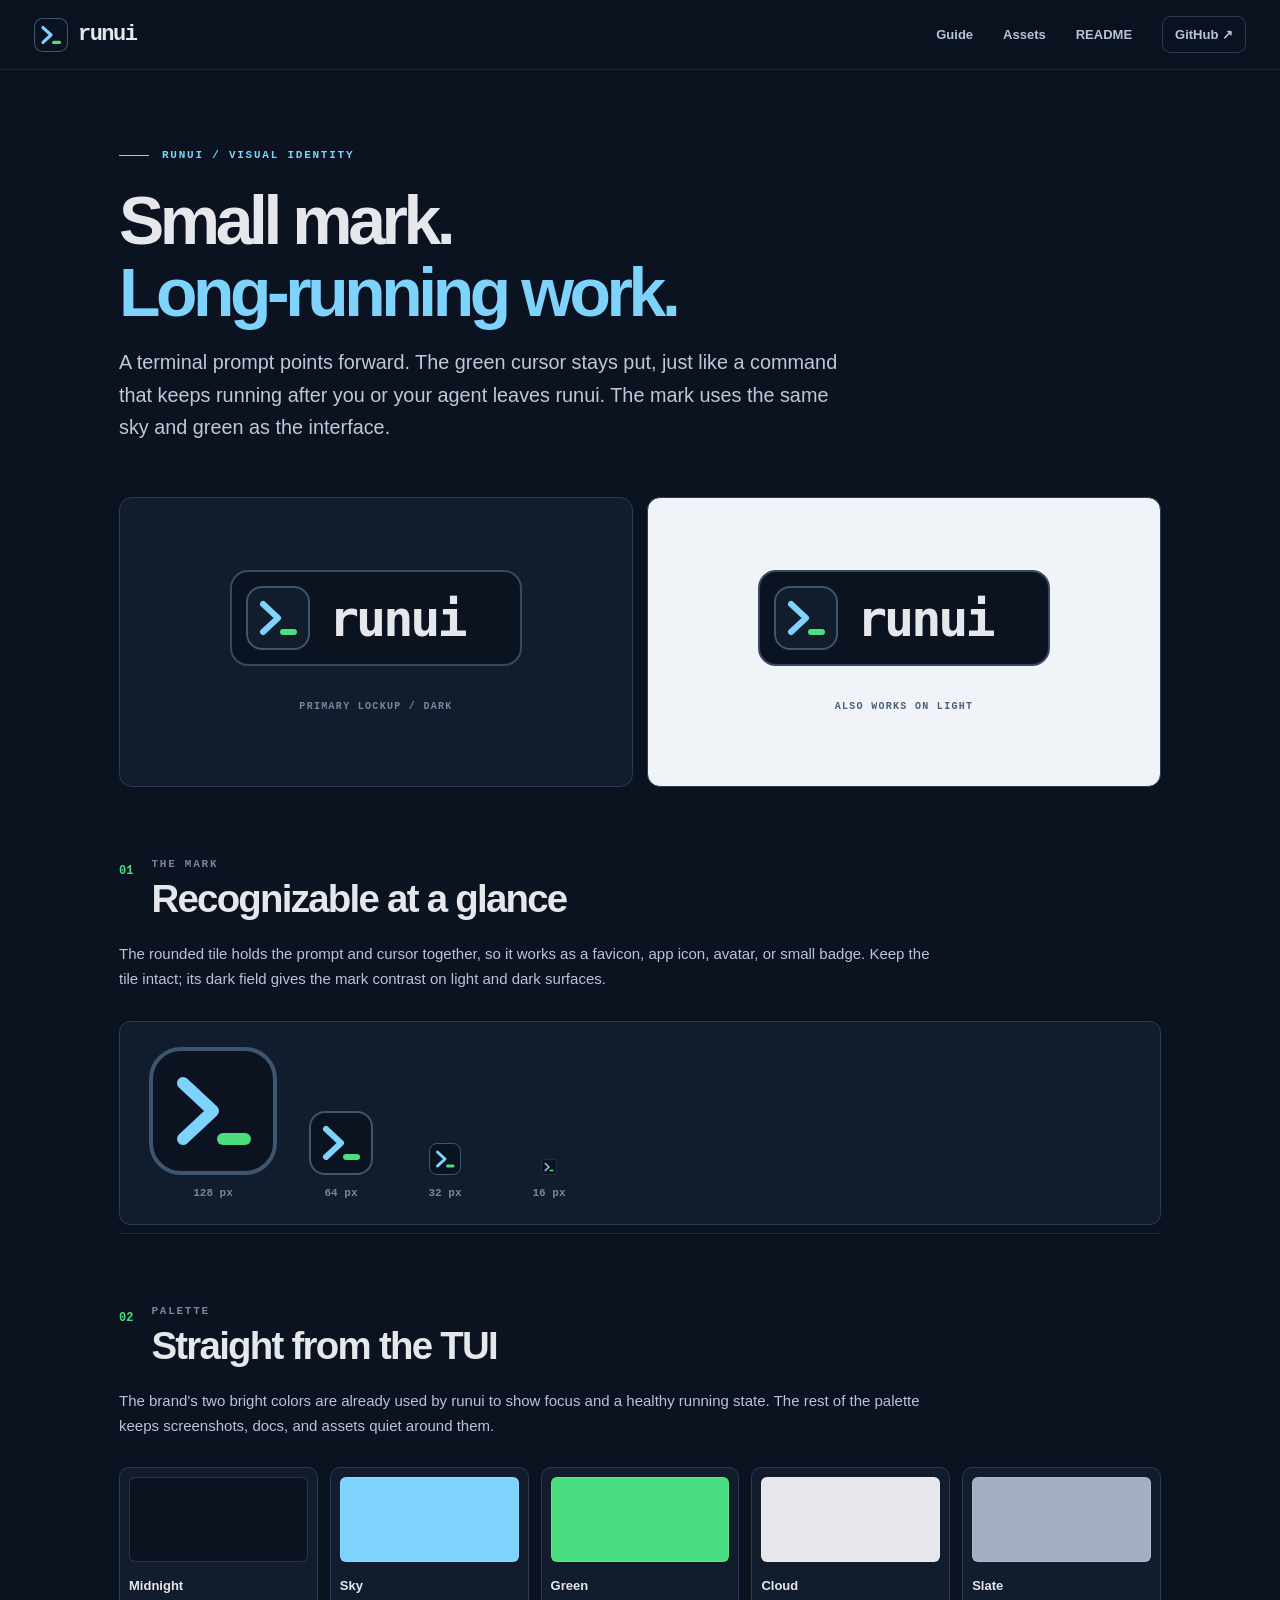
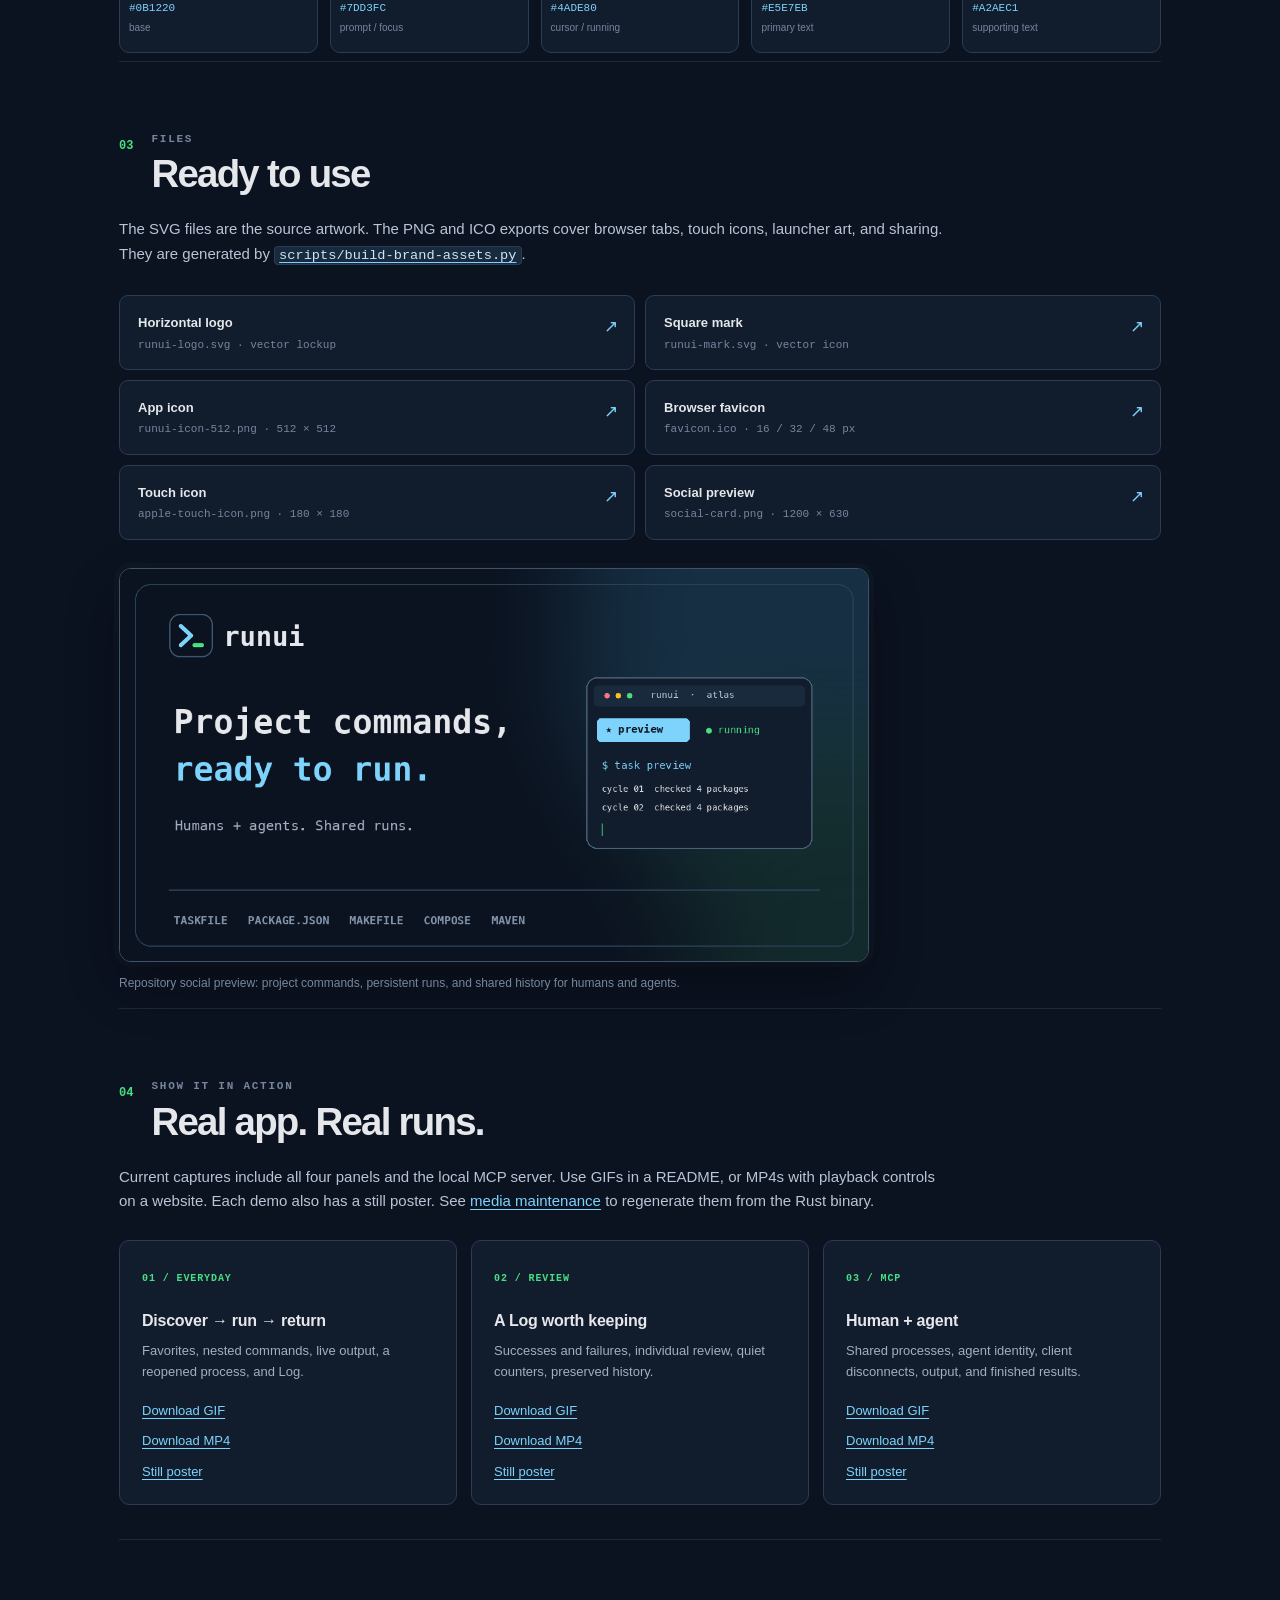
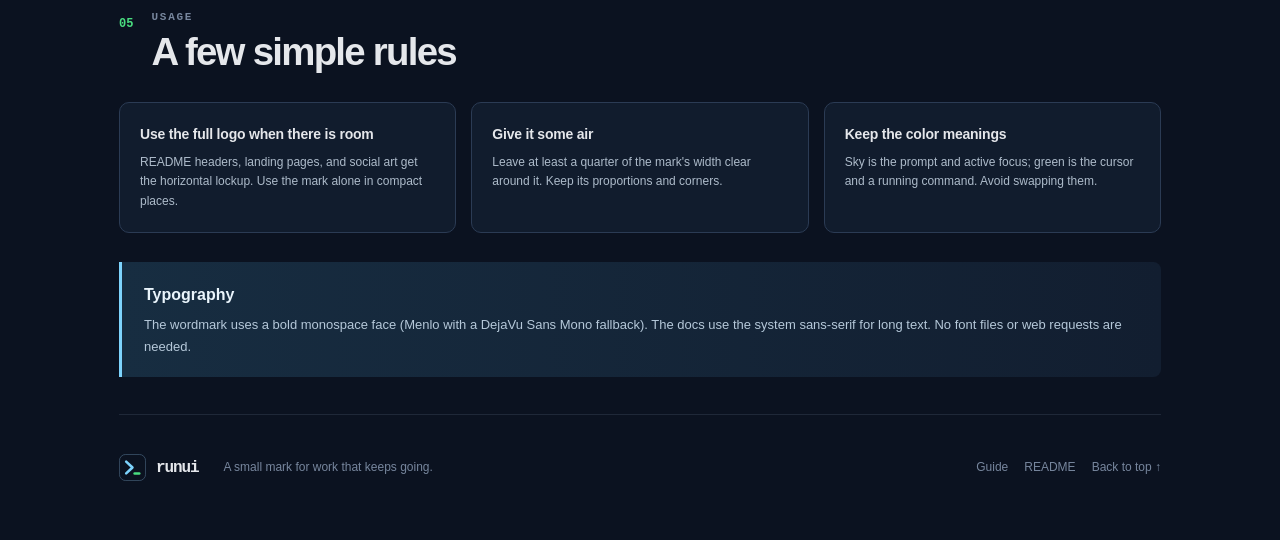
<file: docs/brand.html>
<!doctype html>
<html lang="en">
<head>
  <meta charset="utf-8">
  <meta name="viewport" content="width=device-width, initial-scale=1">
  <meta name="theme-color" content="#0b1220">
  <meta name="description" content="The Runui brand kit: logo, icons, colors, social preview, and real demos of persistent runs, Log and MCP agent tools.">
  <title>runui — brand kit</title>
  <link rel="icon" href="assets/runui-mark.svg" type="image/svg+xml">
  <link rel="alternate icon" href="assets/favicon.ico" sizes="any">
  <link rel="apple-touch-icon" href="assets/apple-touch-icon.png">
  <link rel="stylesheet" href="style.css">
</head>
<body>
  <a class="skip-link" href="#content">Skip to content</a>
  <header class="site-header">
    <div class="header-inner">
      <a class="wordmark" href="index.html" aria-label="runui guide"><img src="assets/runui-mark.svg" width="34" height="34" alt=""><span>runui</span></a>
      <nav aria-label="Top navigation">
        <a href="index.html">Guide</a>
        <a class="nav-secondary" href="#assets">Assets</a>
        <a class="nav-secondary" href="../README.md">README</a>
        <a class="github-link" href="https://github.com/lechero/runui">GitHub <span aria-hidden="true">↗</span></a>
      </nav>
    </div>
  </header>

  <main class="brand-page" id="content" tabindex="-1">
    <section class="brand-intro">
      <p class="eyebrow"><span class="eyebrow-rule"></span> RUNUI / VISUAL IDENTITY</p>
      <h1>Small mark.<br><em>Long-running work.</em></h1>
      <p class="hero-lede">A terminal prompt points forward. The green cursor stays put, just like a command that keeps running after you or your agent leaves runui. The mark uses the same sky and green as the interface.</p>
    </section>

    <section class="brand-showcase" aria-labelledby="showcase-title">
      <h2 id="showcase-title" class="visually-hidden">Logo preview</h2>
      <div class="brand-on-dark"><img src="assets/runui-logo.svg" width="292" height="96" alt="runui horizontal logo on a dark background"><span>PRIMARY LOCKUP / DARK</span></div>
      <div class="brand-on-light"><img src="assets/runui-logo.svg" width="292" height="96" alt="The same runui logo on a light background"><span>ALSO WORKS ON LIGHT</span></div>
    </section>

    <section class="content-section" aria-labelledby="mark-title">
      <div class="section-head"><span class="section-number">01</span><div><p class="section-kicker">THE MARK</p><h2 id="mark-title">Recognizable at a glance</h2></div></div>
      <p>The rounded tile holds the prompt and cursor together, so it works as a favicon, app icon, avatar, or small badge. Keep the tile intact; its dark field gives the mark contrast on light and dark surfaces.</p>
      <div class="mark-scale"><div><img src="assets/runui-mark.svg" width="128" height="128" alt="runui mark at large size"><span>128 px</span></div><div><img src="assets/runui-mark.svg" width="64" height="64" alt="runui mark at medium size"><span>64 px</span></div><div><img src="assets/runui-mark.svg" width="32" height="32" alt="runui mark at small size"><span>32 px</span></div><div><img src="assets/runui-mark.svg" width="16" height="16" alt="runui mark at favicon size"><span>16 px</span></div></div>
    </section>

    <section class="content-section" aria-labelledby="palette-title">
      <div class="section-head"><span class="section-number">02</span><div><p class="section-kicker">PALETTE</p><h2 id="palette-title">Straight from the TUI</h2></div></div>
      <p>The brand's two bright colors are already used by runui to show focus and a healthy running state. The rest of the palette keeps screenshots, docs, and assets quiet around them.</p>
      <div class="palette-grid"><div><span style="background:#0B1220"></span><strong>Midnight</strong><code>#0B1220</code><small>base</small></div><div><span style="background:#7DD3FC"></span><strong>Sky</strong><code>#7DD3FC</code><small>prompt / focus</small></div><div><span style="background:#4ADE80"></span><strong>Green</strong><code>#4ADE80</code><small>cursor / running</small></div><div><span style="background:#E5E7EB"></span><strong>Cloud</strong><code>#E5E7EB</code><small>primary text</small></div><div><span style="background:#A2AEC1"></span><strong>Slate</strong><code>#A2AEC1</code><small>supporting text</small></div></div>
    </section>

    <section class="content-section" id="assets" aria-labelledby="assets-title">
      <div class="section-head"><span class="section-number">03</span><div><p class="section-kicker">FILES</p><h2 id="assets-title">Ready to use</h2></div></div>
      <p>The SVG files are the source artwork. The PNG and ICO exports cover browser tabs, touch icons, launcher art, and sharing. They are generated by <a href="../scripts/build-brand-assets.py"><code>scripts/build-brand-assets.py</code></a>.</p>
      <div class="asset-list">
        <a href="assets/runui-logo.svg"><strong>Horizontal logo</strong><span>runui-logo.svg · vector lockup</span><b aria-hidden="true">↗</b></a>
        <a href="assets/runui-mark.svg"><strong>Square mark</strong><span>runui-mark.svg · vector icon</span><b aria-hidden="true">↗</b></a>
        <a href="assets/runui-icon-512.png"><strong>App icon</strong><span>runui-icon-512.png · 512 × 512</span><b aria-hidden="true">↗</b></a>
        <a href="assets/favicon.ico"><strong>Browser favicon</strong><span>favicon.ico · 16 / 32 / 48 px</span><b aria-hidden="true">↗</b></a>
        <a href="assets/apple-touch-icon.png"><strong>Touch icon</strong><span>apple-touch-icon.png · 180 × 180</span><b aria-hidden="true">↗</b></a>
        <a href="assets/social-card.png"><strong>Social preview</strong><span>social-card.png · 1200 × 630</span><b aria-hidden="true">↗</b></a>
      </div>
      <figure class="screen social-preview"><a href="assets/social-card.png" aria-label="Open the social preview image"><img src="assets/social-card.png" width="1200" height="630" alt="Runui social card: project commands, ready to run, for humans and agents with shared runs and history" loading="lazy"></a><figcaption>Repository social preview: project commands, persistent runs, and shared history for humans and agents.</figcaption></figure>
    </section>

    <section class="content-section" id="demos" aria-labelledby="demos-title">
      <div class="section-head"><span class="section-number">04</span><div><p class="section-kicker">SHOW IT IN ACTION</p><h2 id="demos-title">Real app. Real runs.</h2></div></div>
      <p>Current captures include all four panels and the local MCP server. Use GIFs in a README, or MP4s with playback controls on a website. Each demo also has a still poster. See <a href="README.md">media maintenance</a> to regenerate them from the Rust binary.</p>
      <div class="demo-downloads">
        <article><span class="source-tag">01 / EVERYDAY</span><h3>Discover → run → return</h3><p>Favorites, nested commands, live output, a reopened process, and Log.</p><a href="assets/tour.gif">Download GIF</a><a href="assets/tour.mp4">Download MP4</a><a href="assets/running.png">Still poster</a></article>
        <article><span class="source-tag">02 / REVIEW</span><h3>A Log worth keeping</h3><p>Successes and failures, individual review, quiet counters, preserved history.</p><a href="assets/log-tour.gif">Download GIF</a><a href="assets/log-tour.mp4">Download MP4</a><a href="assets/log.png">Still poster</a></article>
        <article><span class="source-tag">03 / MCP</span><h3>Human + agent</h3><p>Shared processes, agent identity, client disconnects, output, and finished results.</p><a href="assets/agents-tour.gif">Download GIF</a><a href="assets/agents-tour.mp4">Download MP4</a><a href="assets/agents.png">Still poster</a></article>
      </div>
    </section>

    <section class="content-section" aria-labelledby="usage-title">
      <div class="section-head"><span class="section-number">05</span><div><p class="section-kicker">USAGE</p><h2 id="usage-title">A few simple rules</h2></div></div>
      <div class="brand-rules"><div><h3>Use the full logo when there is room</h3><p>README headers, landing pages, and social art get the horizontal lockup. Use the mark alone in compact places.</p></div><div><h3>Give it some air</h3><p>Leave at least a quarter of the mark's width clear around it. Keep its proportions and corners.</p></div><div><h3>Keep the color meanings</h3><p>Sky is the prompt and active focus; green is the cursor and a running command. Avoid swapping them.</p></div></div>
      <div class="callout"><strong>Typography</strong><p>The wordmark uses a bold monospace face (Menlo with a DejaVu Sans Mono fallback). The docs use the system sans-serif for long text. No font files or web requests are needed.</p></div>
    </section>

    <footer class="footer"><span class="wordmark"><img src="assets/runui-mark.svg" width="27" height="27" alt=""><span>runui</span></span><p>A small mark for work that keeps going.</p><div><a href="index.html">Guide</a><a href="../README.md">README</a><a href="#content">Back to top ↑</a></div></footer>
  </main>
</body>
</html>
</file>
<file: docs/style.css>
:root {
  color-scheme: dark;
  --bg: #0b1220;
  --surface: #111c2d;
  --surface-raised: #172338;
  --border: #2b3b54;
  --text: #e5e7eb;
  --muted: #a2aec1;
  --quiet: #77869d;
  --accent: #7dd3fc;
  --green: #4ade80;
  --amber: #fbbf24;
  --red: #f87171;
  --font-sans: -apple-system, BlinkMacSystemFont, "Segoe UI", Inter, sans-serif;
  --font-mono: ui-monospace, "SFMono-Regular", Menlo, Consolas, monospace;
}

* { box-sizing: border-box; }
html { scroll-behavior: smooth; }
body { margin: 0; background: var(--bg); color: var(--text); font-family: var(--font-sans); line-height: 1.65; -webkit-font-smoothing: antialiased; }
a { color: var(--accent); text-underline-offset: 3px; }
a:hover { color: #b8e8ff; }
img { max-width: 100%; height: auto; display: block; }
::selection { background: #235471; color: white; }
:focus-visible { outline: 2px solid var(--accent); outline-offset: 4px; border-radius: 3px; }
.skip-link { position: absolute; left: 16px; top: -80px; z-index: 20; padding: 8px 14px; background: var(--accent); color: var(--bg); }
.skip-link:focus { top: 12px; }

.site-header { position: sticky; top: 0; z-index: 10; border-bottom: 1px solid rgba(125, 211, 252, .12); background: rgba(11, 18, 32, .89); backdrop-filter: blur(18px); }
.header-inner { max-width: 1510px; height: 69px; margin: auto; padding: 0 34px; display: flex; align-items: center; justify-content: space-between; gap: 24px; }
.wordmark { display: inline-flex; align-items: center; gap: 10px; white-space: nowrap; color: var(--text); font: 700 22px/1 var(--font-mono); letter-spacing: -.07em; text-decoration: none; }
.wordmark:hover { color: var(--text); }
.wordmark img { display: block; flex: none; }
.site-header nav { display: flex; gap: 30px; align-items: center; font-size: 13px; font-weight: 650; }
.site-header nav a { color: #b6c5d7; text-decoration: none; }
.site-header nav a:hover { color: white; }
.site-header nav .github-link { border: 1px solid var(--border); border-radius: 9px; padding: 7px 12px; }

.layout { max-width: 1510px; margin: auto; padding: 0 34px; display: grid; grid-template-columns: 218px minmax(0, 1fr); gap: clamp(38px, 5vw, 88px); }
.sidebar { position: sticky; top: 101px; align-self: start; padding-top: 47px; font-size: 13px; }
.sidebar-label, .section-kicker, .eyebrow { color: var(--accent); font: 750 11px/1.3 var(--font-mono); letter-spacing: .16em; }
.sidebar-label { color: var(--quiet); margin: 0 0 18px 13px; }
.sidebar nav { display: grid; gap: 1px; border-left: 1px solid var(--border); }
.sidebar nav a { padding: 9px 13px; margin-left: -1px; color: #a6b4c8; border-left: 2px solid transparent; text-decoration: none; line-height: 1.35; }
.sidebar nav a:hover, .sidebar nav a:focus { color: var(--accent); border-left-color: var(--accent); background: rgba(125, 211, 252, .055); }
.sidebar-note { margin: 44px 0 0; border-top: 1px solid var(--border); padding-top: 20px; color: #b6c5d7; line-height: 1.5; }
.sidebar-note small { display: block; margin: 5px 0 0 14px; color: var(--quiet); font-size: 11px; }
.status-dot { width: 7px; height: 7px; display: inline-block; margin-right: 6px; border-radius: 50%; background: var(--green); box-shadow: 0 0 12px rgba(74, 222, 128, .45); vertical-align: 1px; }
main { min-width: 0; }

.hero { padding-top: 62px; position: relative; }
.hero::before { content: ""; position: absolute; z-index: -1; top: 10px; right: 0; width: min(540px, 100%); height: 370px; background: radial-gradient(ellipse, rgba(36, 111, 144, .19), transparent 68%); pointer-events: none; }
.hero-copy { max-width: 920px; }
.eyebrow { display: flex; align-items: center; gap: 13px; margin: 0 0 23px; }
.eyebrow-rule { display: block; width: 30px; height: 1px; background: var(--accent); }
h1, h2, h3, p { margin-top: 0; }
h1 { max-width: 900px; margin-bottom: 18px; font-size: clamp(47px, 5.3vw, 78px); line-height: 1.05; letter-spacing: -.065em; font-weight: 760; }
h1 em { color: var(--accent); font-style: normal; }
.hero-lede { max-width: 760px; color: #bec9d7; font-size: clamp(17px, 1.55vw, 21px); line-height: 1.65; }
.hero-actions { display: flex; flex-wrap: wrap; gap: 11px; margin: 28px 0 31px; }
.button { display: inline-flex; align-items: center; justify-content: center; gap: 16px; min-height: 43px; padding: 9px 17px; border-radius: 8px; text-decoration: none; font-size: 13px; font-weight: 730; transition: transform .18s ease, background .18s ease; }
.button:hover { transform: translateY(-2px); }
.button-primary { background: var(--accent); color: #07111d; }
.button-primary:hover { background: #a3e3ff; color: #07111d; }
.button-secondary { color: #d8e5f3; border: 1px solid #43536a; }
.button-secondary:hover { color: white; background: #1a2c44; }
.hero-facts { display: flex; flex-wrap: wrap; gap: 15px 32px; margin-bottom: 33px; color: var(--quiet); font: 12px/1.4 var(--font-mono); }
.hero-facts strong { color: var(--green); font-size: 15px; }

.screen { margin: 28px 0 8px; }
.screen > a { display: block; overflow: hidden; border: 1px solid #40526a; border-radius: 12px; box-shadow: 0 22px 52px rgba(0, 0, 0, .31), 0 0 0 5px rgba(125, 211, 252, .025); }
.screen > a:hover { border-color: var(--accent); }
.screen img { width: 100%; background: #0b1220; }
.screen figcaption { margin: 12px 0 0; color: var(--quiet); font-size: 12px; line-height: 1.5; }
.hero-screen { margin-top: 0; }

.content-section { padding: 88px 0 8px; border-bottom: 1px solid rgba(160, 181, 213, .13); }
.section-head { display: flex; align-items: start; gap: 18px; margin-bottom: 22px; }
.section-number { color: var(--green); font: 700 12px/1.3 var(--font-mono); padding-top: 7px; }
.section-kicker { color: var(--quiet); margin: 0 0 6px; }
h2 { margin: 0; font-size: clamp(29px, 3vw, 43px); line-height: 1.12; letter-spacing: -.045em; }
.content-section > p { max-width: 830px; color: #b8c5d6; font-size: 15px; }
.content-section h3 { margin-bottom: 6px; font-size: 16px; letter-spacing: -.015em; }
p { margin-bottom: 17px; }
code, pre, kbd { font-family: var(--font-mono); }
p code, li code, td code { color: #c9e6fa; font-size: .91em; background: #1a2a3e; border: 1px solid #263d55; border-radius: 4px; padding: 1px 4px; overflow-wrap: anywhere; }
kbd { display: inline-block; min-width: 20px; padding: 1px 5px; border-radius: 4px; border: 1px solid #42516a; background: #1b2b42; box-shadow: inset 0 -1px #0b1220; color: #e1edf9; font-size: .84em; line-height: 1.55; text-align: center; white-space: nowrap; }
.muted { color: var(--quiet); }
.good { color: var(--green); }
.bad { color: var(--red); }
.warn { color: var(--amber); }
.fine-print { margin-top: 14px; color: var(--quiet) !important; font-size: 12px !important; }

.code-grid { display: grid; grid-template-columns: repeat(2, minmax(0, 1fr)); gap: 13px; margin: 24px 0; }
.code-card-primary { grid-column: 1 / -1; }
.code-card { min-width: 0; padding: 18px 20px 8px; border-radius: 10px; border: 1px solid var(--border); background: var(--surface); }
.code-label, .terminal-label { margin-bottom: 14px; color: var(--accent); font: 700 11px/1.2 var(--font-mono); letter-spacing: .04em; }
.code-card pre { margin: 0 0 12px; overflow-x: auto; color: #ebf4ff; font-size: 12px; }
.code-card p { color: var(--quiet); font-size: 12px; }
.terminal-example { border: 1px solid #35506a; background: #0a101c; border-radius: 10px; padding: 18px 20px; }
.terminal-example pre { margin: 0; color: var(--green); overflow-x: auto; font-size: 13px; line-height: 1.8; }

.steps { display: grid; grid-template-columns: repeat(2, minmax(0, 1fr)); gap: 18px 30px; margin: 28px 0 32px; }
.step { display: flex; align-items: start; gap: 15px; }
.step > span { display: grid; place-items: center; flex: 0 0 28px; width: 28px; height: 28px; border: 1px solid #427189; color: var(--accent); border-radius: 50%; font: 700 12px/1 var(--font-mono); }
.step p { color: #aab9ca; font-size: 13px; line-height: 1.6; }
.step h3 { margin-top: 2px; }

.source-grid { display: grid; grid-template-columns: repeat(6, minmax(0, 1fr)); gap: 12px; margin: 27px 0 30px; }
.source-card { grid-column: span 2; min-width: 0; border: 1px solid var(--border); border-radius: 10px; background: var(--surface); padding: 20px; }
.source-card:nth-child(4), .source-card:nth-child(5) { grid-column: span 3; }
.source-tag { color: var(--green); font: 700 10px/1.3 var(--font-mono); letter-spacing: .09em; }
.source-card h3 { margin: 14px 0 6px; }
.source-card p { color: #adbacb; font-size: 13px; line-height: 1.56; min-height: 60px; }
.source-card > code { color: var(--accent); font-size: 11px; overflow-wrap: anywhere; }
.source-shots { display: grid; grid-template-columns: repeat(3, minmax(0, 1fr)); gap: 12px; margin: 22px 0 0; }
.source-shots .screen { min-width: 0; margin: 0; }
.source-shots .screen > a { border-radius: 7px; }
.source-shots figcaption { font-size: 11px; }
.callout { margin: 29px 0; padding: 20px 22px; border-left: 3px solid var(--accent); border-radius: 0 8px 8px 0; background: linear-gradient(90deg, #172d41, #121e30); }
.callout strong { color: #eaf5fc; }
.callout p { color: #b5c8d9; font-size: 13px; margin: 6px 0 0; }

.split-note { display: grid; grid-template-columns: repeat(2, minmax(0, 1fr)); gap: 13px; margin: 26px 0; }
.split-note > div { padding: 23px; background: var(--surface); border: 1px solid var(--border); border-radius: 10px; }
.split-note p { color: #aebdd0; font-size: 13px; margin-bottom: 0; }
.mark { display: inline-block; font: 800 20px/1 var(--font-mono); margin-bottom: 13px; }
.star { color: var(--amber); }
.dollar { color: var(--accent); }
.state-grid { display: flex; gap: 9px; flex-wrap: wrap; margin: 24px 0 27px; }
.state-grid div { display: flex; gap: 10px; align-items: center; border: 1px solid var(--border); border-radius: 8px; padding: 7px 13px; background: var(--surface); font-size: 12px; }
.state-grid b { font-size: 16px; }
.status-preview { display: flex; align-items: center; gap: 19px; min-height: 67px; margin: 27px 0 11px; padding: 13px 21px; border: 1px solid #3d506a; border-radius: 11px; background: linear-gradient(115deg, #1c2134, #121b2a); box-shadow: 0 16px 38px rgba(0, 0, 0, .22); font: 700 15px/1.3 var(--font-mono); }
.status-preview-window { color: #e7d9f4; }
.status-preview-spacer { flex: 1; border-top: 2px dotted #566174; }
.status-preview-running { color: #89b4fa; }
.status-preview-completed { color: #a6e3a1; }
.status-preview-errored { color: #f38ba8; }
.status-steps { display: grid; grid-template-columns: repeat(3, minmax(0, 1fr)); gap: 12px; margin: 31px 0; }
.status-steps > div { min-width: 0; padding: 20px; border: 1px solid var(--border); border-radius: 10px; background: var(--surface); }
.status-step-number { color: var(--accent); font: 700 11px/1 var(--font-mono); letter-spacing: .12em; }
.status-steps h3 { margin: 16px 0 8px; }
.status-steps p { margin: 0; color: #adbacb; font-size: 13px; }
.status-command-grid { display: grid; grid-template-columns: repeat(2, minmax(0, 1fr)); gap: 12px; margin: 18px 0; }
.status-command-grid > div { padding: 16px 18px; border: 1px solid var(--border); border-radius: 9px; background: var(--surface); }
.status-command-grid code { color: var(--green); font-size: 12px; }
.status-command-grid p { margin: 7px 0 0; color: #adbacb; font-size: 12px; }
.two-screens { display: grid; grid-template-columns: repeat(2, minmax(0, 1fr)); gap: 13px; }
.two-screens .screen { min-width: 0; margin: 0 0 24px; }
.two-screens .screen > a { border-radius: 8px; }
.two-screens figcaption { font-size: 11px; }
.snapshot-pair { margin-top: 26px; }

.table-wrap { overflow-x: auto; border: 1px solid var(--border); border-radius: 10px; margin: 24px 0 30px; }
table { border-collapse: collapse; width: 100%; font-size: 13px; }
th { text-align: left; color: var(--accent); font: 700 11px/1.3 var(--font-mono); letter-spacing: .09em; background: #18293e; }
th, td { padding: 12px 15px; border-bottom: 1px solid #27364b; vertical-align: top; }
tbody tr:last-child td { border-bottom: 0; }
tbody tr:nth-child(even) { background: #101b2b; }
td:first-child { white-space: nowrap; }
td:last-child { color: #adbbca; }
.cli-list { display: grid; gap: 10px; margin: 25px 0; }
.cli-list > div { display: grid; grid-template-columns: minmax(180px, 270px) minmax(0, 1fr); gap: 18px; align-items: start; padding: 17px 19px; border: 1px solid var(--border); background: var(--surface); border-radius: 9px; }
.cli-list > div > code { color: var(--green); font-size: 12px; }
.cli-list p { margin: 0; color: #aebbc9; font-size: 13px; }
.file-list { display: grid; grid-template-columns: repeat(2, minmax(0, 1fr)); gap: 12px; margin: 25px 0; }
.file-list > div { padding: 20px; border: 1px solid var(--border); border-radius: 9px; background: var(--surface); min-width: 0; }
.file-list span, .file-list code, .file-list small { display: block; }
.file-list span { font-weight: 700; margin-bottom: 11px; }
.file-list code { color: var(--accent); font-size: 12px; overflow-wrap: anywhere; }
.file-list small { color: var(--quiet); font-size: 11px; margin-top: 10px; }
.file-list small code { display: inline; color: var(--quiet); font-size: 11px; }

.footer { display: grid; grid-template-columns: auto 1fr auto; gap: 25px; align-items: center; padding: 39px 0 60px; color: var(--quiet); font-size: 12px; }
.footer .wordmark { font-size: 16px; }
.footer p { margin: 0; }
.footer > div { display: flex; flex-wrap: wrap; gap: 16px; }
.footer a { color: var(--quiet); text-decoration: none; }
.footer a:hover { color: var(--accent); }

.visually-hidden { position: absolute; width: 1px; height: 1px; overflow: hidden; clip: rect(0, 0, 0, 0); white-space: nowrap; }
.brand-page { max-width: 1110px; margin: 0 auto; padding: 0 34px; }
.brand-intro { padding: 78px 0 36px; }
.brand-intro h1 { max-width: 850px; }
.brand-intro .hero-lede { max-width: 720px; }
.brand-showcase { display: grid; grid-template-columns: repeat(2, minmax(0, 1fr)); gap: 14px; }
.brand-showcase > div { display: flex; min-width: 0; min-height: 290px; flex-direction: column; justify-content: center; align-items: center; gap: 34px; border-radius: 13px; border: 1px solid var(--border); padding: 30px; }
.brand-showcase img { width: min(100%, 292px); }
.brand-showcase span { font: 700 10px/1.4 var(--font-mono); letter-spacing: .13em; }
.brand-on-dark { background: #111C2D; }
.brand-on-dark span { color: var(--quiet); }
.brand-on-light { background: #F0F4F8; }
.brand-on-light span { color: #496077; }
.brand-page .content-section { padding-top: 70px; }
.mark-scale { display: flex; align-items: end; flex-wrap: wrap; gap: 24px; padding: 25px 29px; margin: 29px 0 0; background: var(--surface); border: 1px solid var(--border); border-radius: 11px; }
.mark-scale > div { display: grid; justify-items: center; align-content: end; gap: 13px; min-width: 80px; }
.mark-scale span { color: var(--quiet); font: 700 11px/1 var(--font-mono); }
.palette-grid { display: grid; grid-template-columns: repeat(5, minmax(0, 1fr)); gap: 12px; margin: 28px 0 0; }
.palette-grid > div { display: grid; gap: 3px; padding: 9px 9px 15px; border: 1px solid var(--border); border-radius: 10px; background: var(--surface); }
.palette-grid span { display: block; height: 85px; margin-bottom: 10px; border: 1px solid rgba(255,255,255,.14); border-radius: 6px; }
.palette-grid strong { font-size: 13px; }
.palette-grid code { color: var(--accent); font-size: 11px; }
.palette-grid small { color: var(--quiet); font-size: 10px; }
.asset-list { display: grid; grid-template-columns: repeat(2, minmax(0, 1fr)); gap: 10px; margin: 28px 0; }
.asset-list a { position: relative; display: grid; gap: 4px; padding: 16px 38px 16px 18px; border: 1px solid var(--border); border-radius: 9px; background: var(--surface); text-decoration: none; }
.asset-list a:hover { border-color: var(--accent); background: #192a3d; }
.asset-list strong { color: var(--text); font-size: 13px; }
.asset-list span { color: var(--quiet); font: 11px/1.4 var(--font-mono); overflow-wrap: anywhere; }
.asset-list b { position: absolute; right: 16px; top: 17px; color: var(--accent); font-size: 17px; font-weight: 400; }
.social-preview { max-width: 750px; }
.brand-rules { display: grid; grid-template-columns: repeat(3, minmax(0, 1fr)); gap: 15px; margin: 29px 0; }
.brand-rules > div { padding: 20px; border: 1px solid var(--border); border-radius: 10px; background: var(--surface); }
.brand-rules h3 { font-size: 14px; }
.brand-rules p { margin: 0; color: #adbbca; font-size: 12px; }

@media (max-width: 1120px) {
  .layout { grid-template-columns: 168px minmax(0, 1fr); gap: 35px; }
  .source-grid { grid-template-columns: repeat(2, minmax(0, 1fr)); }
  .source-card, .source-card:nth-child(4), .source-card:nth-child(5) { grid-column: span 1; }
  .source-shots { grid-template-columns: repeat(2, minmax(0, 1fr)); }
}
@media (max-width: 800px) {
  .header-inner { padding: 0 20px; }
  .site-header nav { gap: 14px; }
  .site-header nav .nav-secondary { display: none; }
  .layout { display: block; padding: 0 20px; }
  .sidebar { display: none; }
  .hero { padding-top: 55px; }
  .hero::before { right: 0; width: 100%; }
  .content-section { padding-top: 70px; }
  .status-steps { grid-template-columns: 1fr; }
  .footer { grid-template-columns: 1fr; gap: 12px; }
  .brand-page { padding: 0 20px; }
  .brand-showcase { grid-template-columns: 1fr; }
  .brand-showcase > div { min-height: 250px; }
  .palette-grid { grid-template-columns: repeat(3, minmax(0, 1fr)); }
  .brand-rules { grid-template-columns: 1fr; }
}
@media (max-width: 560px) {
  .header-inner { height: 58px; }
  .site-header nav .nav-mobile-hide { display: none; }
  .hero { padding-top: 42px; }
  h1 { font-size: 46px; }
  .hero-facts { gap: 10px 18px; font-size: 10px; }
  .code-grid, .steps, .source-grid, .source-shots, .split-note, .two-screens, .file-list, .status-command-grid { grid-template-columns: 1fr; }
  .status-preview { gap: 10px; padding: 13px; font-size: 12px; }
  .cli-list > div { grid-template-columns: 1fr; gap: 8px; }
  .content-section { padding-top: 58px; }
  td:first-child { white-space: normal; min-width: 165px; }
  .brand-intro { padding-top: 55px; }
  .mark-scale { gap: 15px; padding: 18px; }
  .palette-grid, .asset-list { grid-template-columns: repeat(2, minmax(0, 1fr)); }
}
@media (prefers-reduced-motion: reduce) {
  html { scroll-behavior: auto; }
  .button { transition: none; }
}

/* The four entry points mirror the app; demos wait for the reader to play. */
.panel-map { display: grid; grid-template-columns: repeat(4, minmax(0, 1fr)); gap: 10px; margin: 30px 0 0; }
.panel-map a { display: grid; grid-template-columns: auto 1fr; gap: 10px; min-width: 0; padding: 15px; border: 1px solid var(--border); border-radius: 10px; background: var(--surface); text-decoration: none; }
.panel-map a:hover { border-color: var(--accent); background: var(--surface-raised); }
.panel-map strong { color: var(--text); font-size: 14px; }
.panel-map span { grid-column: 1 / -1; color: var(--muted); font-size: 12px; }
.screen > video { display: block; width: 100%; height: auto; border: 1px solid #40526a; border-radius: 12px; background: #0b1220; box-shadow: 0 22px 52px rgba(0, 0, 0, .31); }
.demo-notes { margin-top: 12px; color: var(--muted); font-size: 13px; }
.demo-notes summary, .reference-details summary { color: var(--accent); cursor: pointer; width: fit-content; }
.demo-notes ol { padding-left: 22px; margin: 12px 0; }
.reference-details { margin: 25px 0; padding: 18px 20px; border: 1px solid var(--border); border-radius: 10px; background: var(--surface); color: var(--muted); font-size: 14px; }
.reference-details summary { font-weight: 650; }
.reference-details[open] summary { margin-bottom: 18px; }
.agent-flow { display: grid; grid-template-columns: repeat(4, minmax(0, 1fr)); gap: 12px; list-style: none; padding: 0; margin: 28px 0; }
.agent-flow li { min-width: 0; padding: 18px; border: 1px solid var(--border); border-top: 2px solid var(--accent); border-radius: 9px; background: var(--surface); }
.agent-flow span { display: block; color: var(--green); font: 700 10px/1.4 var(--font-mono); margin-bottom: 15px; }
.agent-flow code { background: none; border: none; padding: 0; font-size: 12px; }
.agent-flow p { color: var(--muted); font-size: 12px; margin: 10px 0 0; }
.demo-downloads { display: grid; grid-template-columns: repeat(3, minmax(0, 1fr)); gap: 14px; margin: 26px 0; }
.demo-downloads article { min-width: 0; padding: 22px; border: 1px solid var(--border); border-radius: 10px; background: var(--surface); }
.demo-downloads h3 { margin-top: 18px; }
.demo-downloads p { font-size: 13px; color: var(--muted); }
.demo-downloads a { display: block; width: fit-content; font-size: 13px; margin-top: 9px; }
h1, h2, h3 { text-wrap: balance; }
section[id] { scroll-margin-top: 20px; }
#content { scroll-margin-top: 80px; }
a, summary, video { touch-action: manipulation; }
@media (max-width: 1120px) {
  .panel-map, .agent-flow { grid-template-columns: repeat(2, minmax(0, 1fr)); }
}
@media (max-width: 800px) {
  .demo-downloads { grid-template-columns: 1fr; }
}
@media (max-width: 380px) {
  .panel-map, .agent-flow { grid-template-columns: 1fr; }
}
</file>
